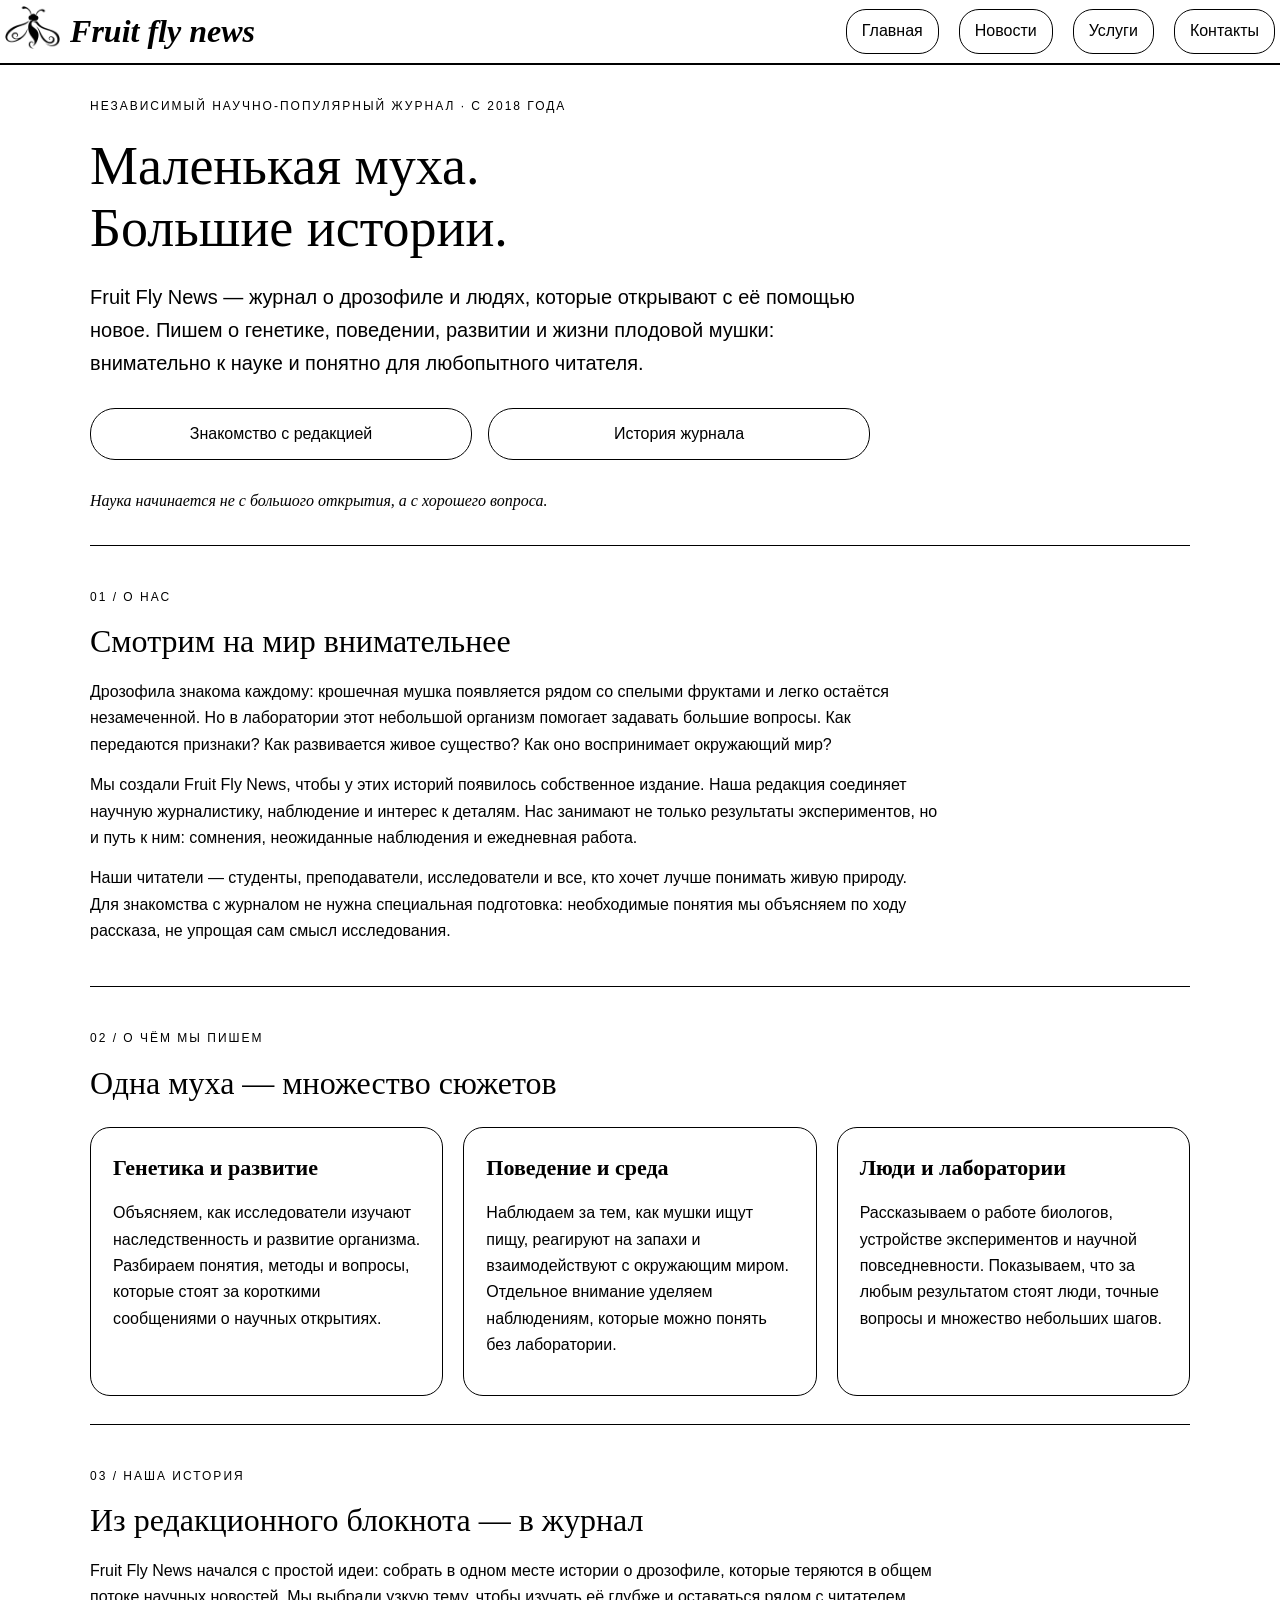
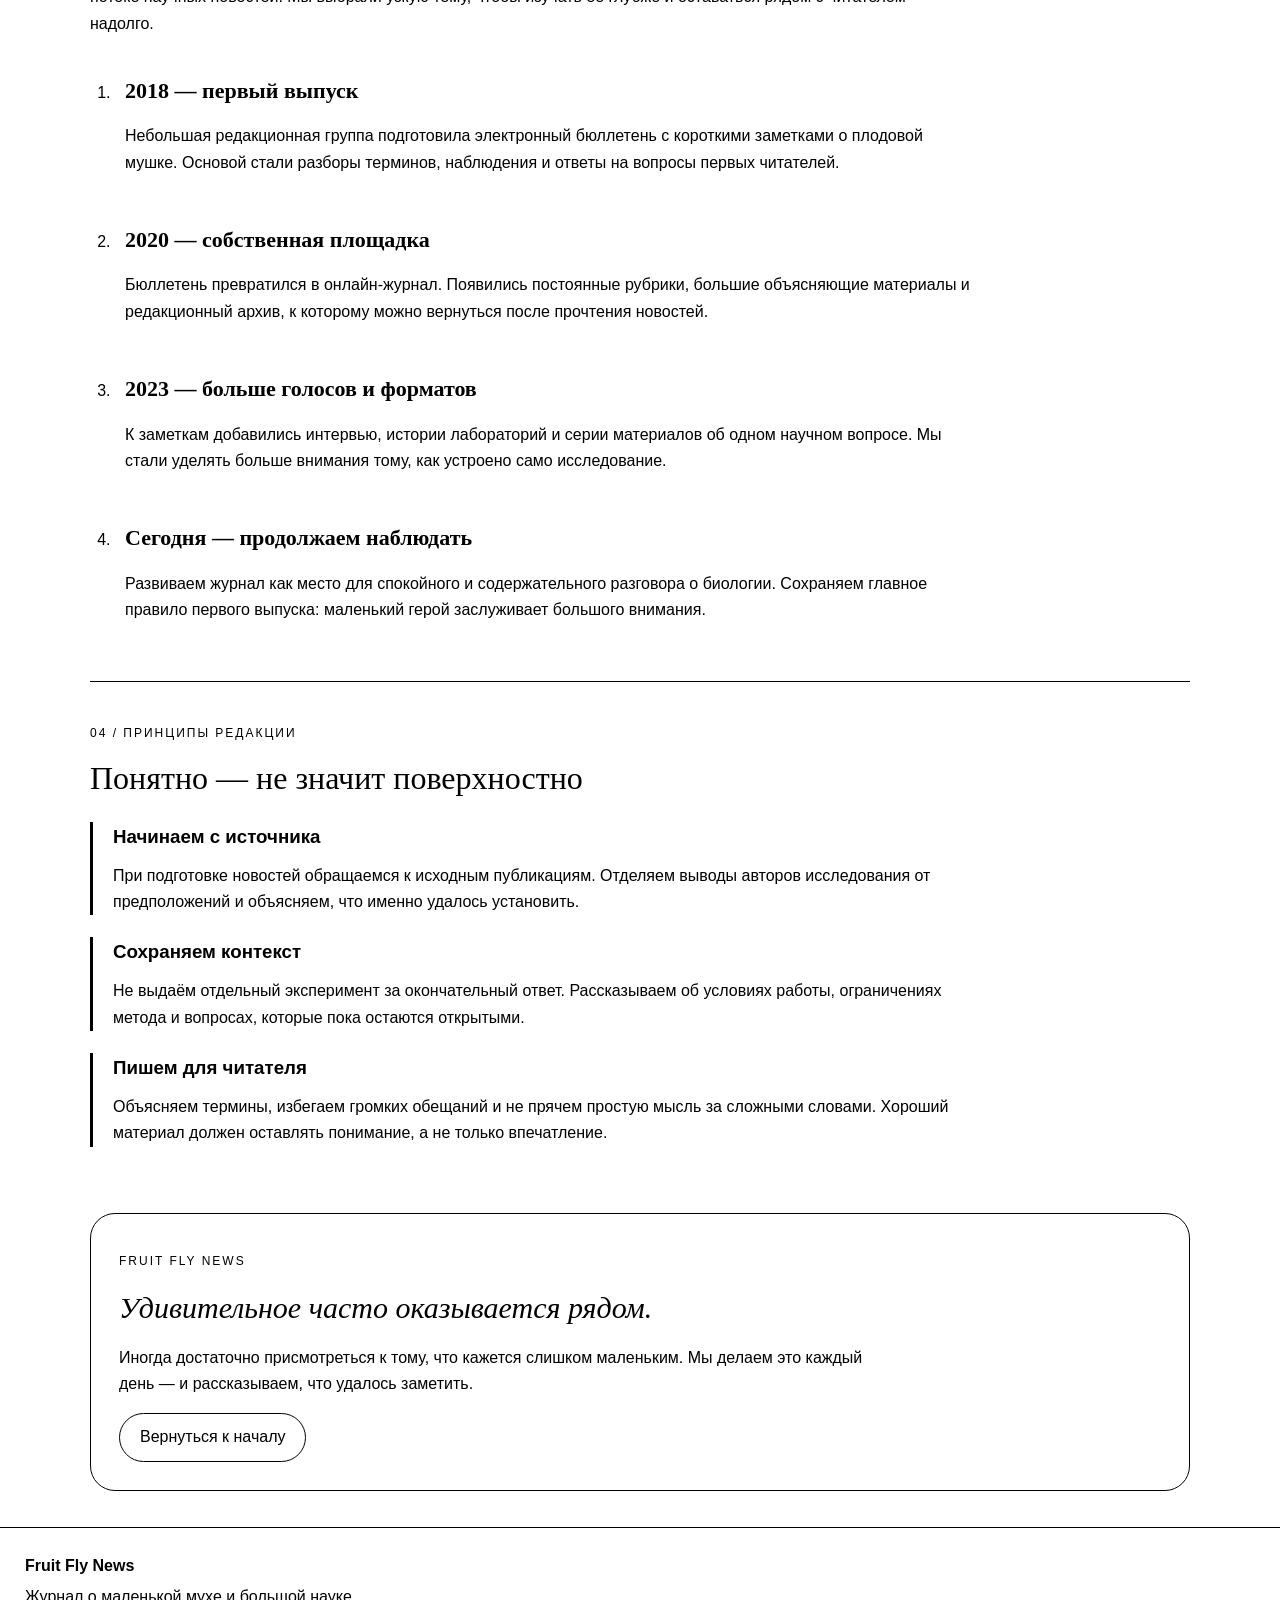
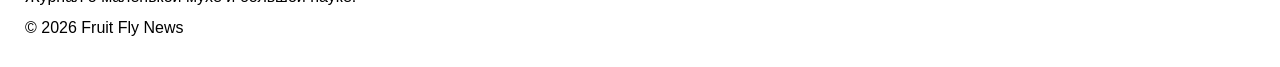
<file: index.html>
<!doctype html>
<html lang="ru">
  <head>
    <meta charset="UTF-8" />
    <meta name="viewport" content="width=device-width, initial-scale=1.0" />
    <title>Fruit Fly News — журнал о маленькой мухе и большой науке</title>
    <link rel="stylesheet" href="style.css" />
  </head>
  <body id="top">
    <header>
      <div class="header-content">
        <a href="index.html">
          <img class="logo" src="resources/logo.png" alt="Логотип" />
        </a>
        <h1>Fruit fly news</h1>
      </div>
      <nav>
        <a href="index.html">Главная</a>
        <a href="news.html">Новости</a>
        <a href="services.html">Услуги</a>
        <a href="contacts.html">Контакты</a>
      </nav>
    </header>
    <main class="home">
      <section class="intro">
        <p class="eyebrow">
          Независимый научно-популярный журнал · с 2018 года
        </p>
        <h2>Маленькая муха.<br />Большие истории.</h2>
        <p class="lead">
          Fruit Fly News — журнал о дрозофиле и людях, которые открывают с её
          помощью новое. Пишем о генетике, поведении, развитии и жизни плодовой
          мушки: внимательно к науке и понятно для любопытного читателя.
        </p>
        <div class="intro-links">
          <a class="outline-link" href="#about">Знакомство с редакцией</a>
          <a class="outline-link" href="#history">История журнала</a>
        </div>
        <p class="intro-note">
          Наука начинается не с большого открытия, а с хорошего вопроса.
        </p>
      </section>

      <section class="chapter" id="about">
        <p class="eyebrow">01 / О нас</p>
        <h2>Смотрим на мир внимательнее</h2>
        <p>
          Дрозофила знакома каждому: крошечная мушка появляется рядом со спелыми
          фруктами и легко остаётся незамеченной. Но в лаборатории этот
          небольшой организм помогает задавать большие вопросы. Как передаются
          признаки? Как развивается живое существо? Как оно воспринимает
          окружающий мир?
        </p>
        <p>
          Мы создали Fruit Fly News, чтобы у этих историй появилось собственное
          издание. Наша редакция соединяет научную журналистику, наблюдение и
          интерес к деталям. Нас занимают не только результаты экспериментов, но
          и путь к ним: сомнения, неожиданные наблюдения и ежедневная работа.
        </p>
        <p>
          Наши читатели — студенты, преподаватели, исследователи и все, кто
          хочет лучше понимать живую природу. Для знакомства с журналом не нужна
          специальная подготовка: необходимые понятия мы объясняем по ходу
          рассказа, не упрощая сам смысл исследования.
        </p>
      </section>

      <section class="chapter" id="topics">
        <p class="eyebrow">02 / О чём мы пишем</p>
        <h2>Одна муха — множество сюжетов</h2>
        <div class="topic-list">
          <article class="topic">
            <h3>Генетика и развитие</h3>
            <p>
              Объясняем, как исследователи изучают наследственность и развитие
              организма. Разбираем понятия, методы и вопросы, которые стоят за
              короткими сообщениями о научных открытиях.
            </p>
          </article>
          <article class="topic">
            <h3>Поведение и среда</h3>
            <p>
              Наблюдаем за тем, как мушки ищут пищу, реагируют на запахи и
              взаимодействуют с окружающим миром. Отдельное внимание уделяем
              наблюдениям, которые можно понять без лаборатории.
            </p>
          </article>
          <article class="topic">
            <h3>Люди и лаборатории</h3>
            <p>
              Рассказываем о работе биологов, устройстве экспериментов и научной
              повседневности. Показываем, что за любым результатом стоят люди,
              точные вопросы и множество небольших шагов.
            </p>
          </article>
        </div>
      </section>

      <section class="chapter" id="history">
        <p class="eyebrow">03 / Наша история</p>
        <h2>Из редакционного блокнота — в журнал</h2>
        <p>
          Fruit Fly News начался с простой идеи: собрать в одном месте истории о
          дрозофиле, которые теряются в общем потоке научных новостей. Мы
          выбрали узкую тему, чтобы изучать её глубже и оставаться рядом с
          читателем надолго.
        </p>
        <ol class="history">
          <li>
            <h3>2018 — первый выпуск</h3>
            <p>
              Небольшая редакционная группа подготовила электронный бюллетень с
              короткими заметками о плодовой мушке. Основой стали разборы
              терминов, наблюдения и ответы на вопросы первых читателей.
            </p>
          </li>
          <li>
            <h3>2020 — собственная площадка</h3>
            <p>
              Бюллетень превратился в онлайн-журнал. Появились постоянные
              рубрики, большие объясняющие материалы и редакционный архив, к
              которому можно вернуться после прочтения новостей.
            </p>
          </li>
          <li>
            <h3>2023 — больше голосов и форматов</h3>
            <p>
              К заметкам добавились интервью, истории лабораторий и серии
              материалов об одном научном вопросе. Мы стали уделять больше
              внимания тому, как устроено само исследование.
            </p>
          </li>
          <li>
            <h3>Сегодня — продолжаем наблюдать</h3>
            <p>
              Развиваем журнал как место для спокойного и содержательного
              разговора о биологии. Сохраняем главное правило первого выпуска:
              маленький герой заслуживает большого внимания.
            </p>
          </li>
        </ol>
      </section>

      <section class="chapter" id="principles">
        <p class="eyebrow">04 / Принципы редакции</p>
        <h2>Понятно — не значит поверхностно</h2>
        <article class="principle">
          <h3>Начинаем с источника</h3>
          <p>
            При подготовке новостей обращаемся к исходным публикациям. Отделяем
            выводы авторов исследования от предположений и объясняем, что именно
            удалось установить.
          </p>
        </article>
        <article class="principle">
          <h3>Сохраняем контекст</h3>
          <p>
            Не выдаём отдельный эксперимент за окончательный ответ. Рассказываем
            об условиях работы, ограничениях метода и вопросах, которые пока
            остаются открытыми.
          </p>
        </article>
        <article class="principle">
          <h3>Пишем для читателя</h3>
          <p>
            Объясняем термины, избегаем громких обещаний и не прячем простую
            мысль за сложными словами. Хороший материал должен оставлять
            понимание, а не только впечатление.
          </p>
        </article>
      </section>

      <section class="closing">
        <p class="eyebrow">Fruit Fly News</p>
        <h2>Удивительное часто оказывается рядом.</h2>
        <p>
          Иногда достаточно присмотреться к тому, что кажется слишком маленьким.
          Мы делаем это каждый день — и рассказываем, что удалось заметить.
        </p>
        <a class="outline-link" href="#top">Вернуться к началу</a>
      </section>
    </main>
    <footer>
      <p><strong>Fruit Fly News</strong></p>
      <p>Журнал о маленькой мухе и большой науке.</p>
      <p>© 2026 Fruit Fly News</p>
    </footer>
  </body>
</html>
</file>
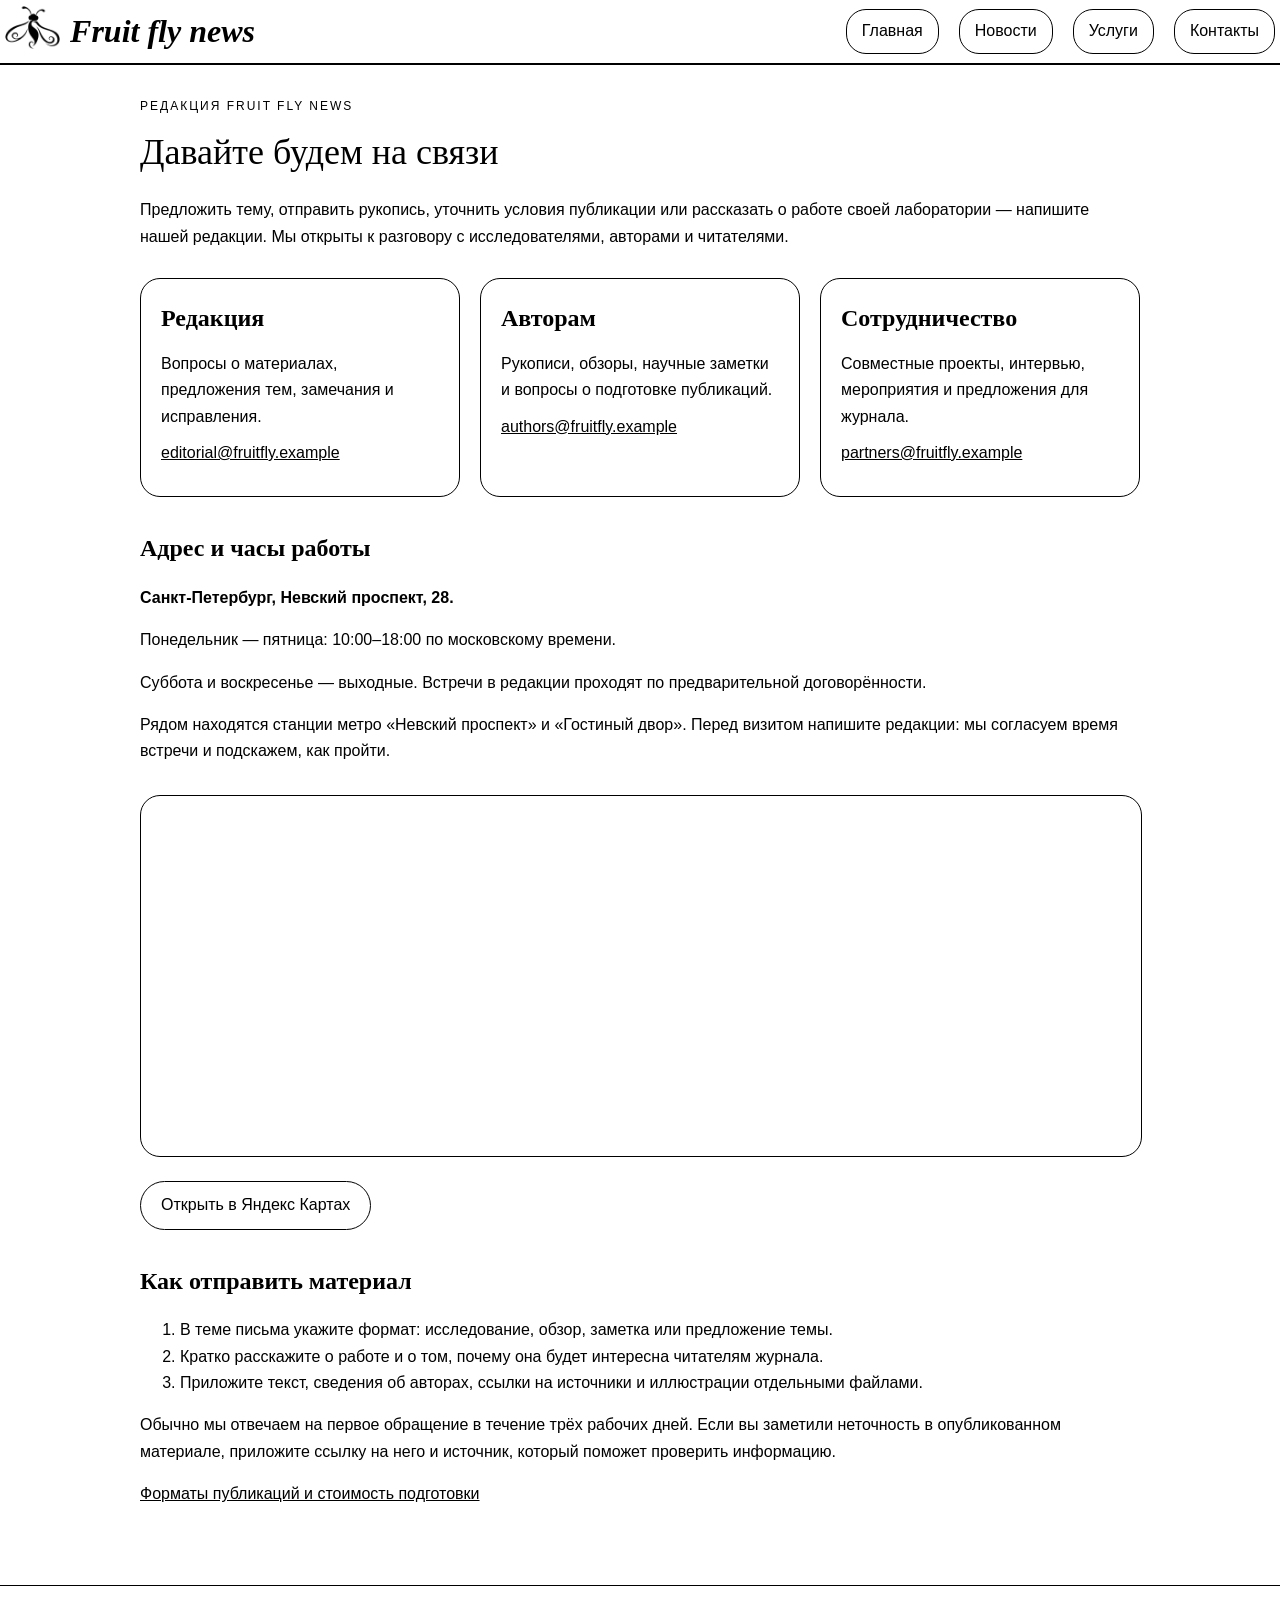
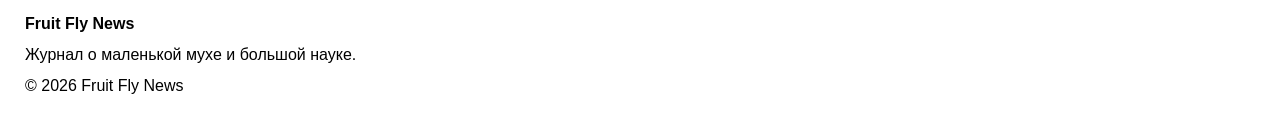
<file: contacts.html>
<!doctype html>
<html lang="ru">
  <head>
    <meta charset="UTF-8" />
    <meta name="viewport" content="width=device-width, initial-scale=1.0" />
    <title>Контакты редакции — Fruit Fly News</title>
    <link rel="stylesheet" href="style.css" />
  </head>
  <body id="top">
    <header>
      <div class="header-content">
        <a href="index.html">
          <img class="logo" src="resources/logo.png" alt="Логотип" />
        </a>
        <h1>Fruit fly news</h1>
      </div>
      <nav>
        <a href="index.html">Главная</a>
        <a href="news.html">Новости</a>
        <a href="services.html">Услуги</a>
        <a href="contacts.html">Контакты</a>
      </nav>
    </header>
    <main class="reading-page">
      <p class="eyebrow">Редакция Fruit Fly News</p>
      <h2>Давайте будем на связи</h2>
      <p>
        Предложить тему, отправить рукопись, уточнить условия публикации
        или рассказать о работе своей лаборатории — напишите нашей редакции.
        Мы открыты к разговору с исследователями, авторами и читателями.
      </p>

      <div class="contact-list">
        <section class="contact-card">
          <h3>Редакция</h3>
          <p>Вопросы о материалах, предложения тем, замечания и исправления.</p>
          <p><a href="mailto:editorial@fruitfly.example">editorial@fruitfly.example</a></p>
        </section>
        <section class="contact-card">
          <h3>Авторам</h3>
          <p>Рукописи, обзоры, научные заметки и вопросы о подготовке публикаций.</p>
          <p><a href="mailto:authors@fruitfly.example">authors@fruitfly.example</a></p>
        </section>
        <section class="contact-card">
          <h3>Сотрудничество</h3>
          <p>Совместные проекты, интервью, мероприятия и предложения для журнала.</p>
          <p><a href="mailto:partners@fruitfly.example">partners@fruitfly.example</a></p>
        </section>
      </div>

      <section class="contact-office">
        <h3>Адрес и часы работы</h3>
        <p><strong>Санкт-Петербург, Невский проспект, 28.</strong></p>
        <p>Понедельник — пятница: 10:00–18:00 по московскому времени.</p>
        <p>Суббота и воскресенье — выходные. Встречи в редакции проходят по предварительной договорённости.</p>
        <p>
          Рядом находятся станции метро «Невский проспект» и «Гостиный двор».
          Перед визитом напишите редакции: мы согласуем время встречи
          и подскажем, как пройти.
        </p>
        <iframe
          class="editorial-map"
          title="Яндекс Карта: Санкт-Петербург, Невский проспект, 28"
          src="https://yandex.ru/map-widget/v1/?ll=30.32583%2C59.935764&amp;z=16&amp;pt=30.32583%2C59.935764%2Cpm2rdm&amp;lang=ru_RU"
          loading="lazy"
        ></iframe>
        <p>
          <a class="outline-link" href="https://yandex.ru/maps/?ll=30.32583%2C59.935764&amp;z=16&amp;pt=30.32583%2C59.935764%2Cpm2rdm">Открыть в Яндекс Картах</a>
        </p>
      </section>

      <section class="contact-office">
        <h3>Как отправить материал</h3>
        <ol>
          <li>В теме письма укажите формат: исследование, обзор, заметка или предложение темы.</li>
          <li>Кратко расскажите о работе и о том, почему она будет интересна читателям журнала.</li>
          <li>Приложите текст, сведения об авторах, ссылки на источники и иллюстрации отдельными файлами.</li>
        </ol>
        <p>
          Обычно мы отвечаем на первое обращение в течение трёх рабочих дней.
          Если вы заметили неточность в опубликованном материале, приложите ссылку
          на него и источник, который поможет проверить информацию.
        </p>
        <p><a href="services.html">Форматы публикаций и стоимость подготовки</a></p>
      </section>
    </main>
    <footer>
      <p><strong>Fruit Fly News</strong></p>
      <p>Журнал о маленькой мухе и большой науке.</p>
      <p>© 2026 Fruit Fly News</p>
    </footer>
  </body>
</html>
</file>
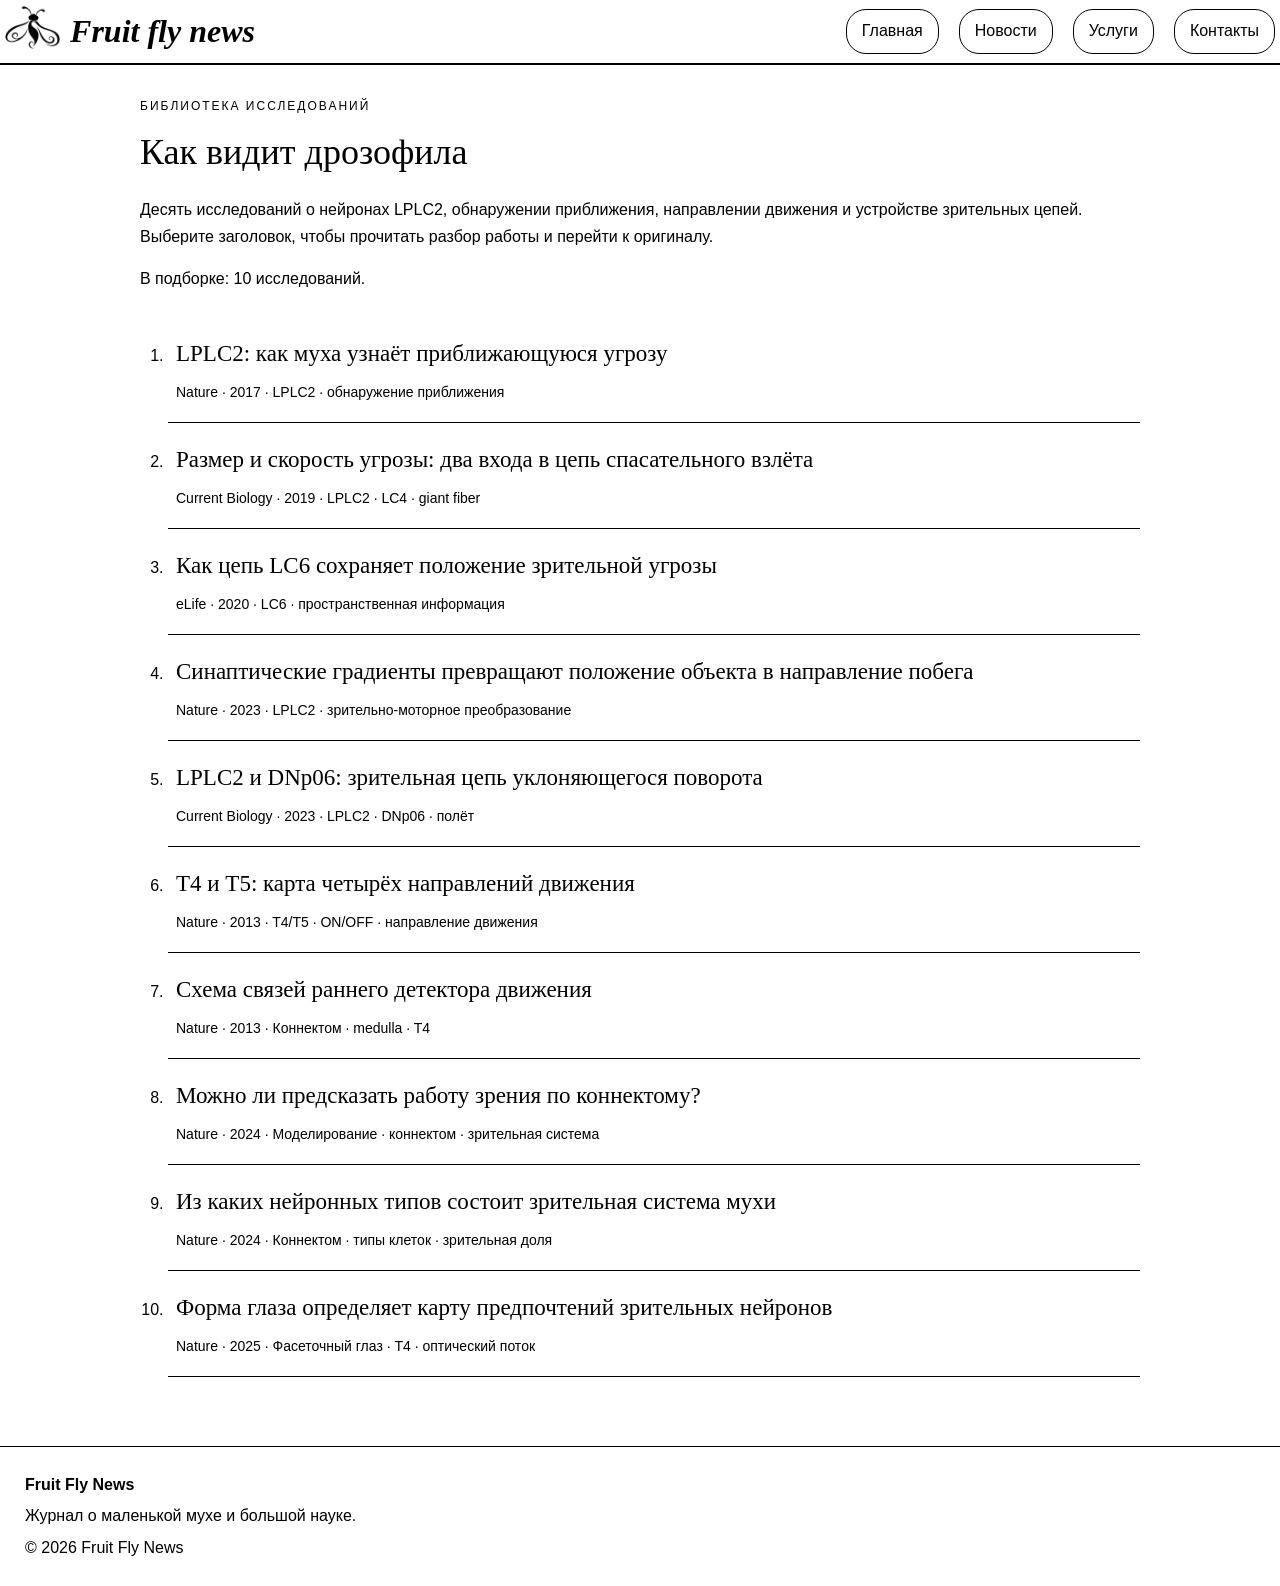
<file: news.html>
<!doctype html>
<html lang="ru">
  <head>
    <meta charset="UTF-8" />
    <meta name="viewport" content="width=device-width, initial-scale=1.0" />
    <title>Научные статьи — Fruit Fly News</title>
    <link rel="stylesheet" href="style.css" />
  </head>
  <body id="top">
    <header>
      <div class="header-content">
        <a href="index.html">
          <img class="logo" src="resources/logo.png" alt="Логотип" />
        </a>
        <h1>Fruit fly news</h1>
      </div>
      <nav>
        <a href="index.html">Главная</a>
        <a href="news.html">Новости</a>
        <a href="services.html">Услуги</a>
        <a href="contacts.html">Контакты</a>
      </nav>
    </header>
    <main class="reading-page">
      <p class="eyebrow">Библиотека исследований</p>
      <h2>Как видит дрозофила</h2>
      <p>
        Десять исследований о нейронах LPLC2, обнаружении приближения,
        направлении движения и устройстве зрительных цепей.
        Выберите заголовок, чтобы прочитать разбор работы и перейти к оригиналу.
      </p>
      <p>В подборке: 10 исследований.</p>
      <ol class="paper-list">
        <li>
          <a href="articles/lplc2-looming.html">LPLC2: как муха узнаёт приближающуюся угрозу</a>
          <p>Nature · 2017 · LPLC2 · обнаружение приближения</p>
        </li>
        <li>
          <a href="articles/lplc2-size.html">Размер и скорость угрозы: два входа в цепь спасательного взлёта</a>
          <p>Current Biology · 2019 · LPLC2 · LC4 · giant fiber</p>
        </li>
        <li>
          <a href="articles/lc6-space.html">Как цепь LC6 сохраняет положение зрительной угрозы</a>
          <p>eLife · 2020 · LC6 · пространственная информация</p>
        </li>
        <li>
          <a href="articles/synaptic-gradients.html">Синаптические градиенты превращают положение объекта в направление побега</a>
          <p>Nature · 2023 · LPLC2 · зрительно-моторное преобразование</p>
        </li>
        <li>
          <a href="articles/lplc2-turns.html">LPLC2 и DNp06: зрительная цепь уклоняющегося поворота</a>
          <p>Current Biology · 2023 · LPLC2 · DNp06 · полёт</p>
        </li>
        <li>
          <a href="articles/t4-t5-directions.html">T4 и T5: карта четырёх направлений движения</a>
          <p>Nature · 2013 · T4/T5 · ON/OFF · направление движения</p>
        </li>
        <li>
          <a href="articles/motion-connectome.html">Схема связей раннего детектора движения</a>
          <p>Nature · 2013 · Коннектом · medulla · T4</p>
        </li>
        <li>
          <a href="articles/connectome-model.html">Можно ли предсказать работу зрения по коннектому?</a>
          <p>Nature · 2024 · Моделирование · коннектом · зрительная система</p>
        </li>
        <li>
          <a href="articles/visual-parts.html">Из каких нейронных типов состоит зрительная система мухи</a>
          <p>Nature · 2024 · Коннектом · типы клеток · зрительная доля</p>
        </li>
        <li>
          <a href="articles/eye-geometry.html">Форма глаза определяет карту предпочтений зрительных нейронов</a>
          <p>Nature · 2025 · Фасеточный глаз · T4 · оптический поток</p>
        </li>
      </ol>
    </main>
    <footer>
      <p><strong>Fruit Fly News</strong></p>
      <p>Журнал о маленькой мухе и большой науке.</p>
      <p>© 2026 Fruit Fly News</p>
    </footer>
  </body>
</html>
</file>
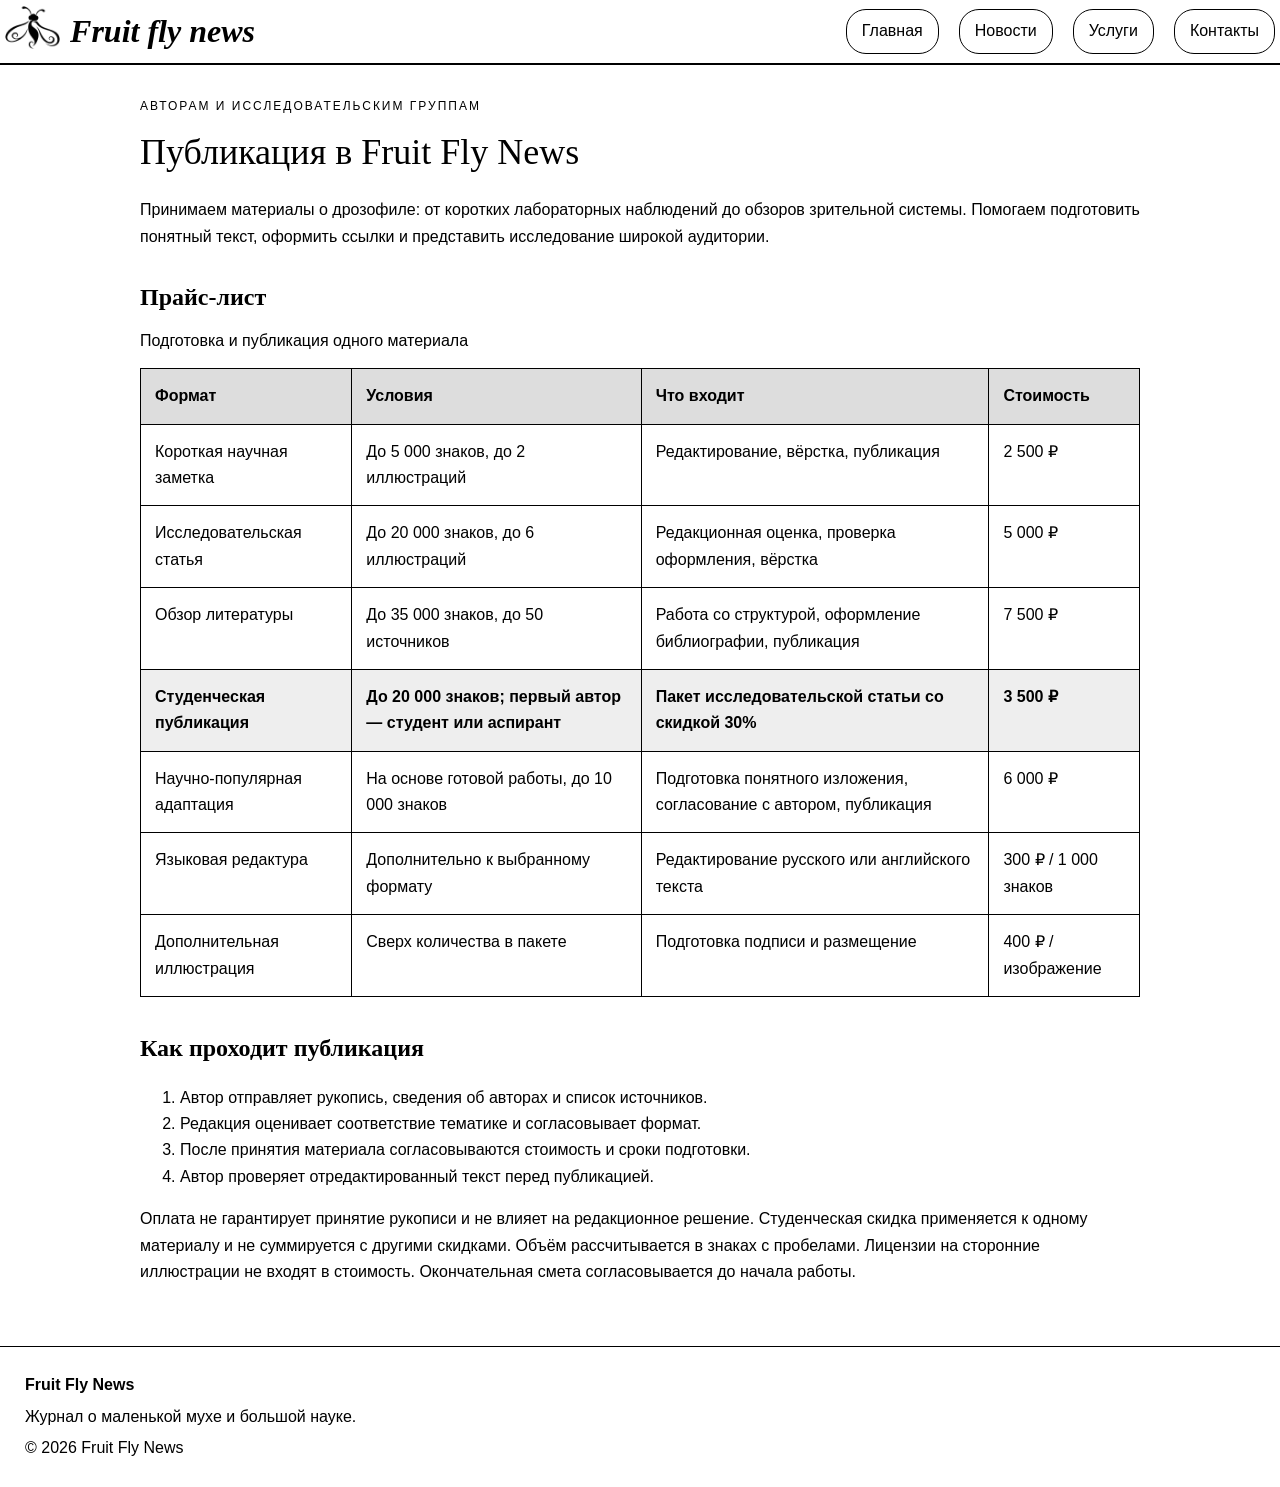
<file: services.html>
<!doctype html>
<html lang="ru">
  <head>
    <meta charset="UTF-8" />
    <meta name="viewport" content="width=device-width, initial-scale=1.0" />
    <title>Публикация в журнале — Fruit Fly News</title>
    <link rel="stylesheet" href="style.css" />
  </head>
  <body id="top">
    <header>
      <div class="header-content">
        <a href="index.html">
          <img class="logo" src="resources/logo.png" alt="Логотип" />
        </a>
        <h1>Fruit fly news</h1>
      </div>
      <nav>
        <a href="index.html">Главная</a>
        <a href="news.html">Новости</a>
        <a href="services.html">Услуги</a>
        <a href="contacts.html">Контакты</a>
      </nav>
    </header>
    <main class="reading-page">
      <p class="eyebrow">Авторам и исследовательским группам</p>
      <h2>Публикация в Fruit Fly News</h2>
      <p>
        Принимаем материалы о дрозофиле: от коротких лабораторных наблюдений
        до обзоров зрительной системы. Помогаем подготовить понятный текст,
        оформить ссылки и представить исследование широкой аудитории.
      </p>
      <section>
        <h3>Прайс-лист</h3>
        <div class="price-scroll">
          <table>
            <caption>Подготовка и публикация одного материала</caption>
            <thead>
              <tr>
                <th>Формат</th>
                <th>Условия</th>
                <th>Что входит</th>
                <th>Стоимость</th>
              </tr>
            </thead>
            <tbody>
              <tr>
                <td>Короткая научная заметка</td>
                <td>До 5 000 знаков, до 2 иллюстраций</td>
                <td>Редактирование, вёрстка, публикация</td>
                <td>2 500 ₽</td>
              </tr>
              <tr>
                <td>Исследовательская статья</td>
                <td>До 20 000 знаков, до 6 иллюстраций</td>
                <td>Редакционная оценка, проверка оформления, вёрстка</td>
                <td>5 000 ₽</td>
              </tr>
              <tr>
                <td>Обзор литературы</td>
                <td>До 35 000 знаков, до 50 источников</td>
                <td>Работа со структурой, оформление библиографии, публикация</td>
                <td>7 500 ₽</td>
              </tr>
              <tr class="student-price">
                <td>Студенческая публикация</td>
                <td>До 20 000 знаков; первый автор — студент или аспирант</td>
                <td>Пакет исследовательской статьи со скидкой 30%</td>
                <td>3 500 ₽</td>
              </tr>
              <tr>
                <td>Научно-популярная адаптация</td>
                <td>На основе готовой работы, до 10 000 знаков</td>
                <td>Подготовка понятного изложения, согласование с автором, публикация</td>
                <td>6 000 ₽</td>
              </tr>
              <tr>
                <td>Языковая редактура</td>
                <td>Дополнительно к выбранному формату</td>
                <td>Редактирование русского или английского текста</td>
                <td>300 ₽ / 1 000 знаков</td>
              </tr>
              <tr>
                <td>Дополнительная иллюстрация</td>
                <td>Сверх количества в пакете</td>
                <td>Подготовка подписи и размещение</td>
                <td>400 ₽ / изображение</td>
              </tr>
            </tbody>
          </table>
        </div>
      </section>
      <section class="service-terms">
        <h3>Как проходит публикация</h3>
        <ol>
          <li>Автор отправляет рукопись, сведения об авторах и список источников.</li>
          <li>Редакция оценивает соответствие тематике и согласовывает формат.</li>
          <li>После принятия материала согласовываются стоимость и сроки подготовки.</li>
          <li>Автор проверяет отредактированный текст перед публикацией.</li>
        </ol>
        <p>
          Оплата не гарантирует принятие рукописи и не влияет на редакционное решение.
          Студенческая скидка применяется к одному материалу и не суммируется с другими скидками.
          Объём рассчитывается в знаках с пробелами. Лицензии на сторонние иллюстрации
          не входят в стоимость. Окончательная смета согласовывается до начала работы.
        </p>
      </section>
    </main>
    <footer>
      <p><strong>Fruit Fly News</strong></p>
      <p>Журнал о маленькой мухе и большой науке.</p>
      <p>© 2026 Fruit Fly News</p>
    </footer>
  </body>
</html>
</file>
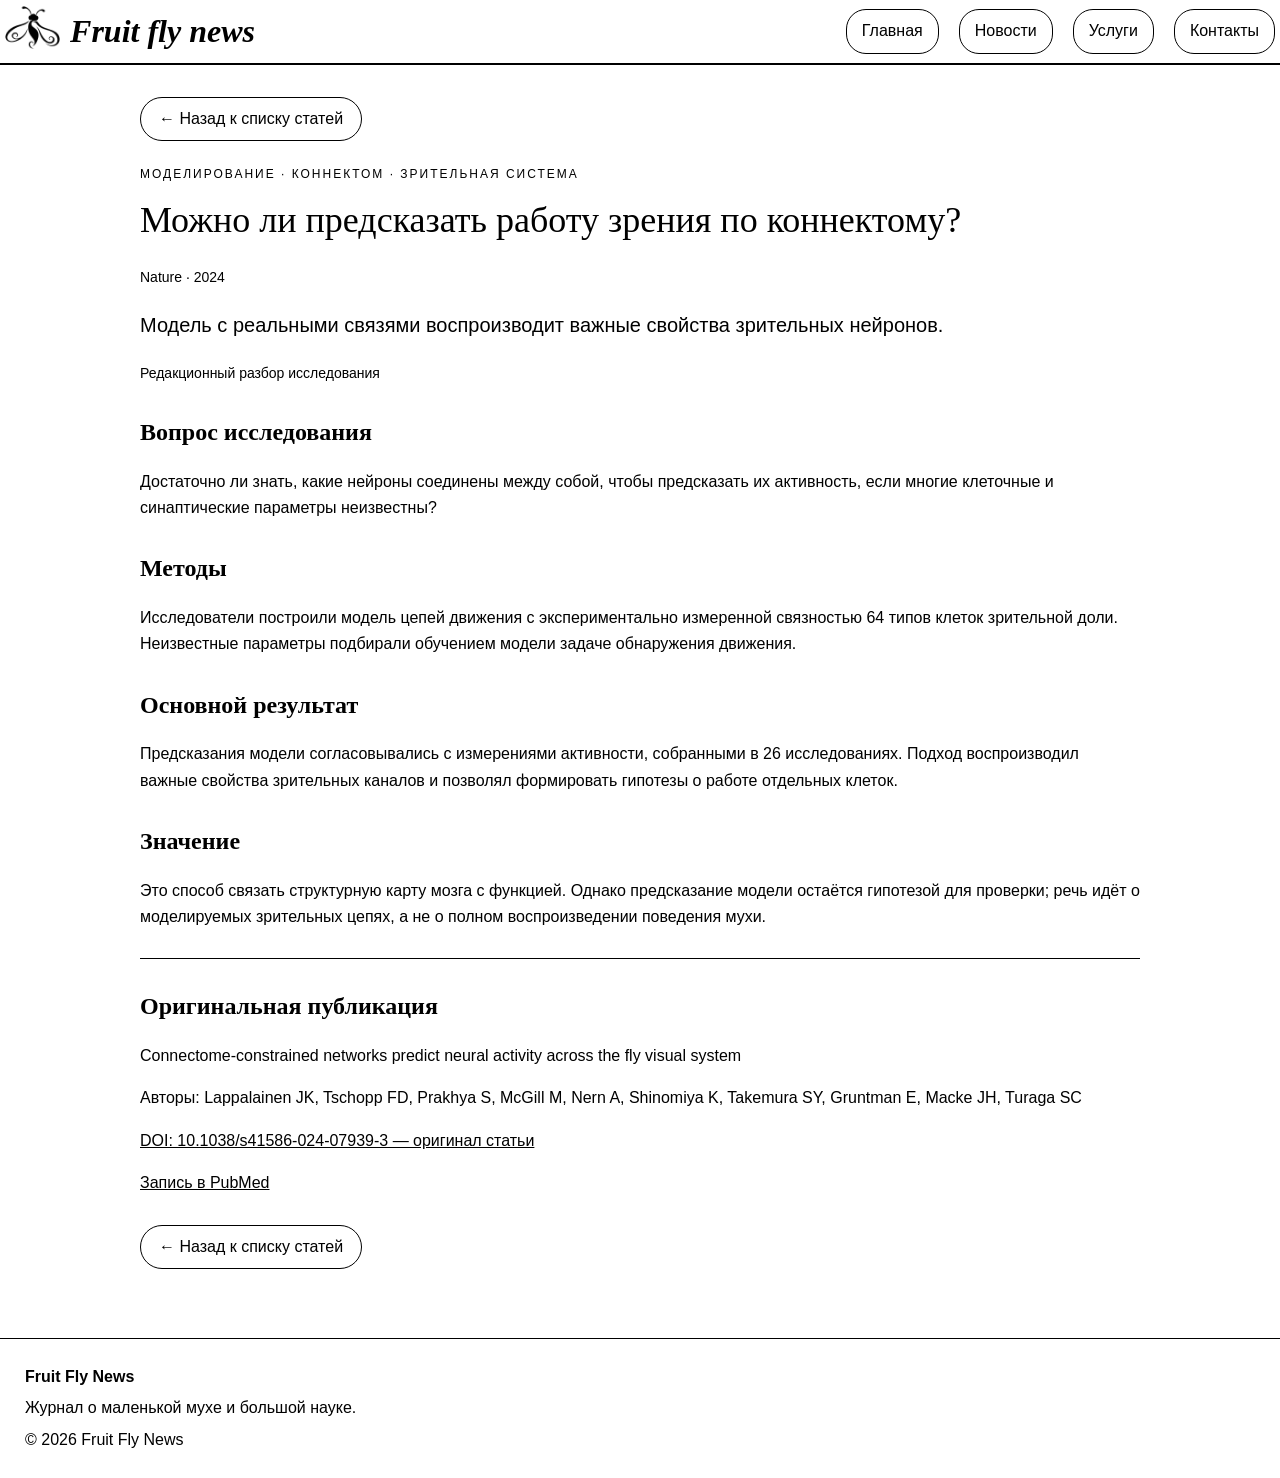
<file: articles/connectome-model.html>
<!doctype html>
<html lang="ru">
  <head>
    <meta charset="UTF-8" />
    <meta name="viewport" content="width=device-width, initial-scale=1.0" />
    <title>Можно ли предсказать работу зрения по коннектому? — Fruit Fly News</title>
    <link rel="stylesheet" href="../style.css" />
  </head>
  <body id="top">
    <header>
      <div class="header-content">
        <a href="../index.html">
          <img class="logo" src="../resources/logo.png" alt="Логотип" />
        </a>
        <h1>Fruit fly news</h1>
      </div>
      <nav>
        <a href="../index.html">Главная</a>
        <a href="../news.html">Новости</a>
        <a href="../services.html">Услуги</a>
        <a href="../contacts.html">Контакты</a>
      </nav>
    </header>
    <main class="reading-page">
      <a class="back-link" href="../news.html">← Назад к списку статей</a>
      <article>
        <p class="eyebrow">Моделирование · коннектом · зрительная система</p>
        <h2>Можно ли предсказать работу зрения по коннектому?</h2>
        <p class="paper-meta">Nature · 2024</p>
        <p class="paper-summary">Модель с реальными связями воспроизводит важные свойства зрительных нейронов.</p>
        <p class="paper-meta">Редакционный разбор исследования</p>
        <section>
          <h3>Вопрос исследования</h3>
          <p>Достаточно ли знать, какие нейроны соединены между собой, чтобы предсказать их активность, если многие клеточные и синаптические параметры неизвестны?</p>
        </section>
        <section>
          <h3>Методы</h3>
          <p>Исследователи построили модель цепей движения с экспериментально измеренной связностью 64 типов клеток зрительной доли. Неизвестные параметры подбирали обучением модели задаче обнаружения движения.</p>
        </section>
        <section>
          <h3>Основной результат</h3>
          <p>Предсказания модели согласовывались с измерениями активности, собранными в 26 исследованиях. Подход воспроизводил важные свойства зрительных каналов и позволял формировать гипотезы о работе отдельных клеток.</p>
        </section>
        <section>
          <h3>Значение</h3>
          <p>Это способ связать структурную карту мозга с функцией. Однако предсказание модели остаётся гипотезой для проверки; речь идёт о моделируемых зрительных цепях, а не о полном воспроизведении поведения мухи.</p>
        </section>
        <section class="paper-source">
          <h3>Оригинальная публикация</h3>
          <p>Connectome-constrained networks predict neural activity across the fly visual system</p>
          <p>Авторы: Lappalainen JK, Tschopp FD, Prakhya S, McGill M, Nern A, Shinomiya K, Takemura SY, Gruntman E, Macke JH, Turaga SC</p>
          <p><a href="https://doi.org/10.1038/s41586-024-07939-3">DOI: 10.1038/s41586-024-07939-3 — оригинал статьи</a></p>
          <p><a href="https://pubmed.ncbi.nlm.nih.gov/39261740/">Запись в PubMed</a></p>
        </section>
      </article>
      <a class="back-link" href="../news.html">← Назад к списку статей</a>
    </main>
    <footer>
      <p><strong>Fruit Fly News</strong></p>
      <p>Журнал о маленькой мухе и большой науке.</p>
      <p>© 2026 Fruit Fly News</p>
    </footer>
  </body>
</html>
</file>
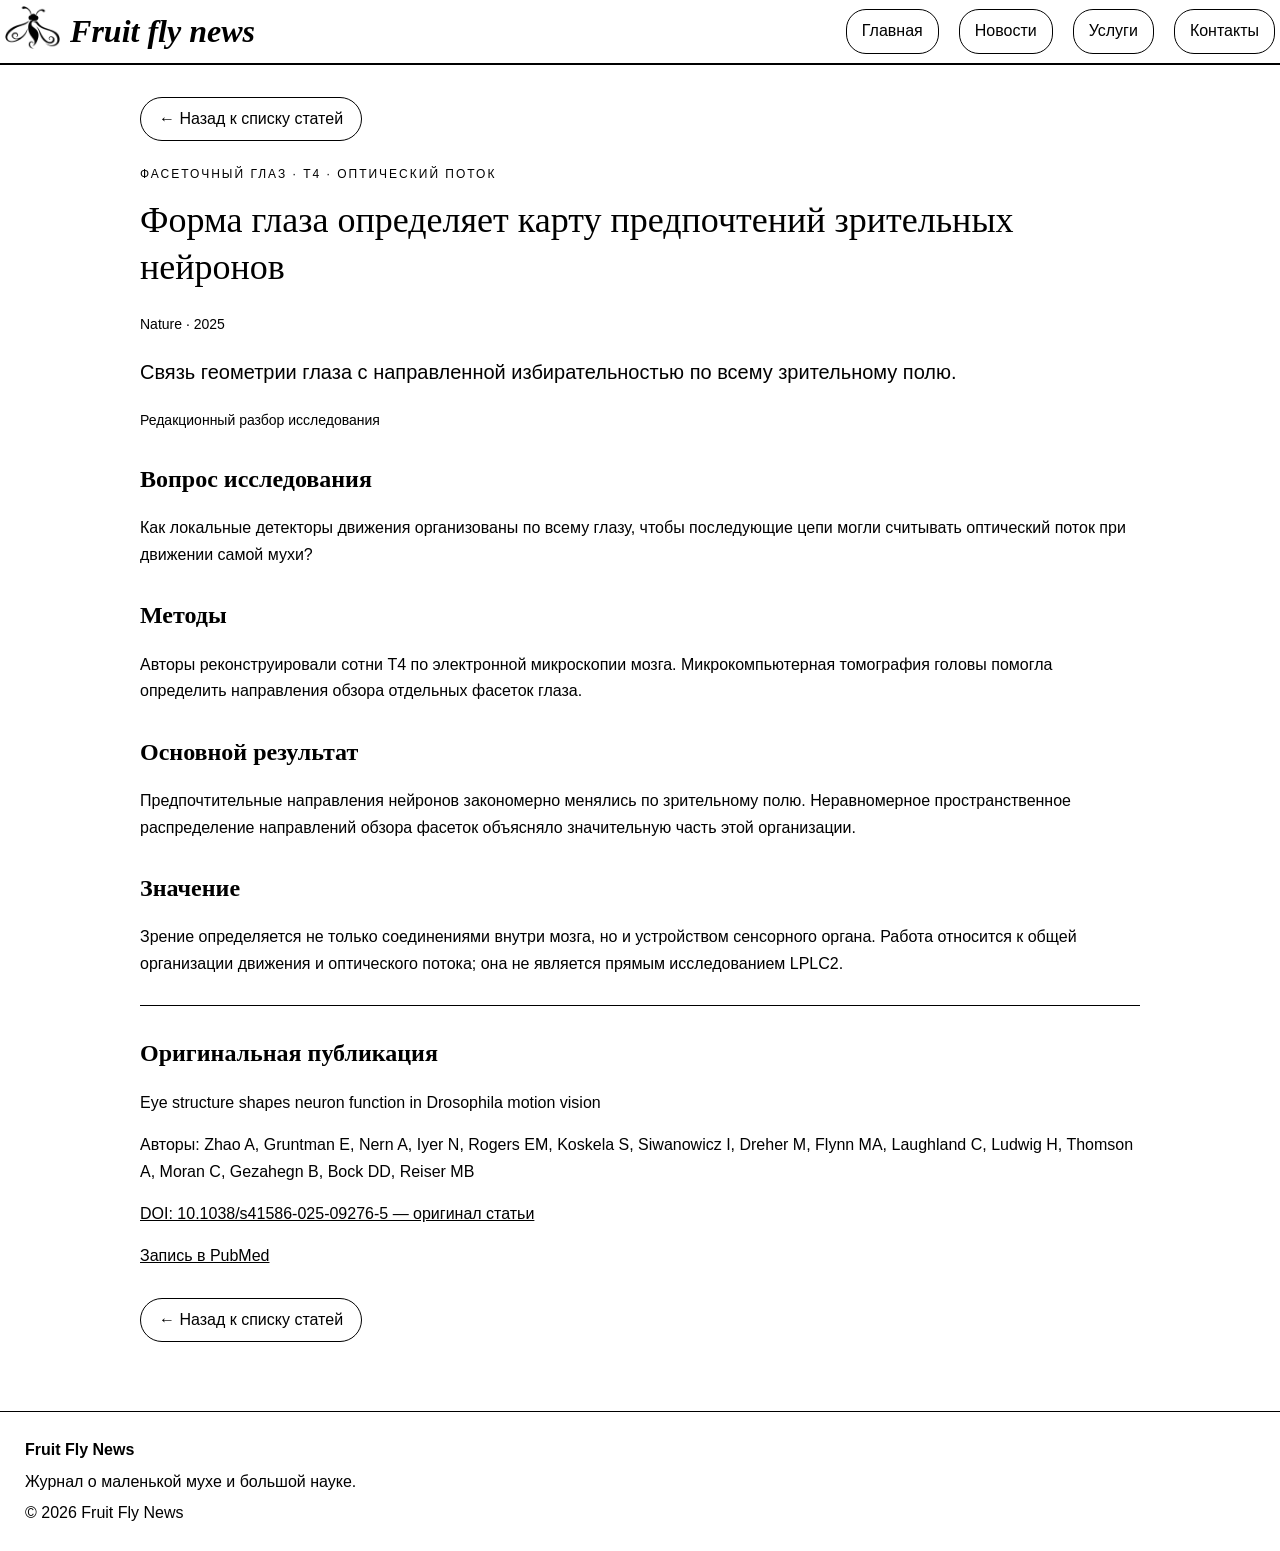
<file: articles/eye-geometry.html>
<!doctype html>
<html lang="ru">
  <head>
    <meta charset="UTF-8" />
    <meta name="viewport" content="width=device-width, initial-scale=1.0" />
    <title>Форма глаза определяет карту предпочтений зрительных нейронов — Fruit Fly News</title>
    <link rel="stylesheet" href="../style.css" />
  </head>
  <body id="top">
    <header>
      <div class="header-content">
        <a href="../index.html">
          <img class="logo" src="../resources/logo.png" alt="Логотип" />
        </a>
        <h1>Fruit fly news</h1>
      </div>
      <nav>
        <a href="../index.html">Главная</a>
        <a href="../news.html">Новости</a>
        <a href="../services.html">Услуги</a>
        <a href="../contacts.html">Контакты</a>
      </nav>
    </header>
    <main class="reading-page">
      <a class="back-link" href="../news.html">← Назад к списку статей</a>
      <article>
        <p class="eyebrow">Фасеточный глаз · T4 · оптический поток</p>
        <h2>Форма глаза определяет карту предпочтений зрительных нейронов</h2>
        <p class="paper-meta">Nature · 2025</p>
        <p class="paper-summary">Связь геометрии глаза с направленной избирательностью по всему зрительному полю.</p>
        <p class="paper-meta">Редакционный разбор исследования</p>
        <section>
          <h3>Вопрос исследования</h3>
          <p>Как локальные детекторы движения организованы по всему глазу, чтобы последующие цепи могли считывать оптический поток при движении самой мухи?</p>
        </section>
        <section>
          <h3>Методы</h3>
          <p>Авторы реконструировали сотни T4 по электронной микроскопии мозга. Микрокомпьютерная томография головы помогла определить направления обзора отдельных фасеток глаза.</p>
        </section>
        <section>
          <h3>Основной результат</h3>
          <p>Предпочтительные направления нейронов закономерно менялись по зрительному полю. Неравномерное пространственное распределение направлений обзора фасеток объясняло значительную часть этой организации.</p>
        </section>
        <section>
          <h3>Значение</h3>
          <p>Зрение определяется не только соединениями внутри мозга, но и устройством сенсорного органа. Работа относится к общей организации движения и оптического потока; она не является прямым исследованием LPLC2.</p>
        </section>
        <section class="paper-source">
          <h3>Оригинальная публикация</h3>
          <p>Eye structure shapes neuron function in Drosophila motion vision</p>
          <p>Авторы: Zhao A, Gruntman E, Nern A, Iyer N, Rogers EM, Koskela S, Siwanowicz I, Dreher M, Flynn MA, Laughland C, Ludwig H, Thomson A, Moran C, Gezahegn B, Bock DD, Reiser MB</p>
          <p><a href="https://doi.org/10.1038/s41586-025-09276-5">DOI: 10.1038/s41586-025-09276-5 — оригинал статьи</a></p>
          <p><a href="https://pubmed.ncbi.nlm.nih.gov/40702177/">Запись в PubMed</a></p>
        </section>
      </article>
      <a class="back-link" href="../news.html">← Назад к списку статей</a>
    </main>
    <footer>
      <p><strong>Fruit Fly News</strong></p>
      <p>Журнал о маленькой мухе и большой науке.</p>
      <p>© 2026 Fruit Fly News</p>
    </footer>
  </body>
</html>
</file>
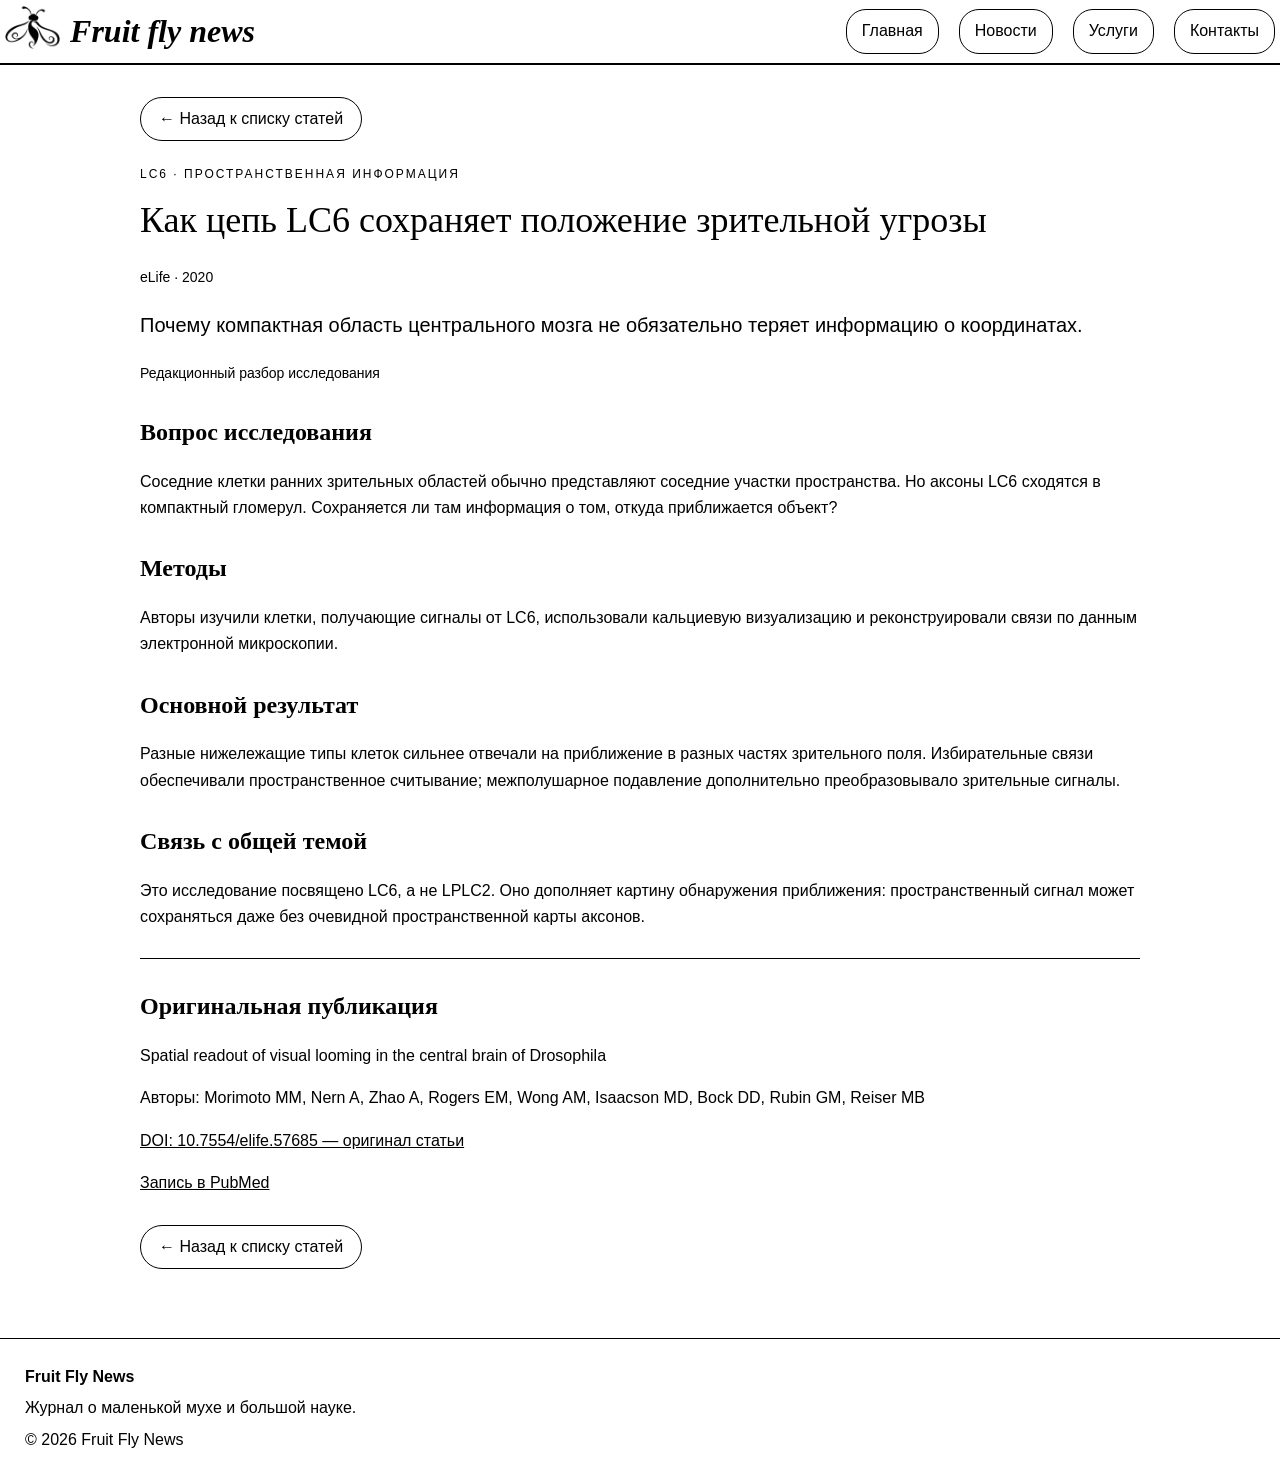
<file: articles/lc6-space.html>
<!doctype html>
<html lang="ru">
  <head>
    <meta charset="UTF-8" />
    <meta name="viewport" content="width=device-width, initial-scale=1.0" />
    <title>Как цепь LC6 сохраняет положение зрительной угрозы — Fruit Fly News</title>
    <link rel="stylesheet" href="../style.css" />
  </head>
  <body id="top">
    <header>
      <div class="header-content">
        <a href="../index.html">
          <img class="logo" src="../resources/logo.png" alt="Логотип" />
        </a>
        <h1>Fruit fly news</h1>
      </div>
      <nav>
        <a href="../index.html">Главная</a>
        <a href="../news.html">Новости</a>
        <a href="../services.html">Услуги</a>
        <a href="../contacts.html">Контакты</a>
      </nav>
    </header>
    <main class="reading-page">
      <a class="back-link" href="../news.html">← Назад к списку статей</a>
      <article>
        <p class="eyebrow">LC6 · пространственная информация</p>
        <h2>Как цепь LC6 сохраняет положение зрительной угрозы</h2>
        <p class="paper-meta">eLife · 2020</p>
        <p class="paper-summary">Почему компактная область центрального мозга не обязательно теряет информацию о координатах.</p>
        <p class="paper-meta">Редакционный разбор исследования</p>
        <section>
          <h3>Вопрос исследования</h3>
          <p>Соседние клетки ранних зрительных областей обычно представляют соседние участки пространства. Но аксоны LC6 сходятся в компактный гломерул. Сохраняется ли там информация о том, откуда приближается объект?</p>
        </section>
        <section>
          <h3>Методы</h3>
          <p>Авторы изучили клетки, получающие сигналы от LC6, использовали кальциевую визуализацию и реконструировали связи по данным электронной микроскопии.</p>
        </section>
        <section>
          <h3>Основной результат</h3>
          <p>Разные нижележащие типы клеток сильнее отвечали на приближение в разных частях зрительного поля. Избирательные связи обеспечивали пространственное считывание; межполушарное подавление дополнительно преобразовывало зрительные сигналы.</p>
        </section>
        <section>
          <h3>Связь с общей темой</h3>
          <p>Это исследование посвящено LC6, а не LPLC2. Оно дополняет картину обнаружения приближения: пространственный сигнал может сохраняться даже без очевидной пространственной карты аксонов.</p>
        </section>
        <section class="paper-source">
          <h3>Оригинальная публикация</h3>
          <p>Spatial readout of visual looming in the central brain of Drosophila</p>
          <p>Авторы: Morimoto MM, Nern A, Zhao A, Rogers EM, Wong AM, Isaacson MD, Bock DD, Rubin GM, Reiser MB</p>
          <p><a href="https://doi.org/10.7554/elife.57685">DOI: 10.7554/elife.57685 — оригинал статьи</a></p>
          <p><a href="https://pubmed.ncbi.nlm.nih.gov/33205753/">Запись в PubMed</a></p>
        </section>
      </article>
      <a class="back-link" href="../news.html">← Назад к списку статей</a>
    </main>
    <footer>
      <p><strong>Fruit Fly News</strong></p>
      <p>Журнал о маленькой мухе и большой науке.</p>
      <p>© 2026 Fruit Fly News</p>
    </footer>
  </body>
</html>
</file>
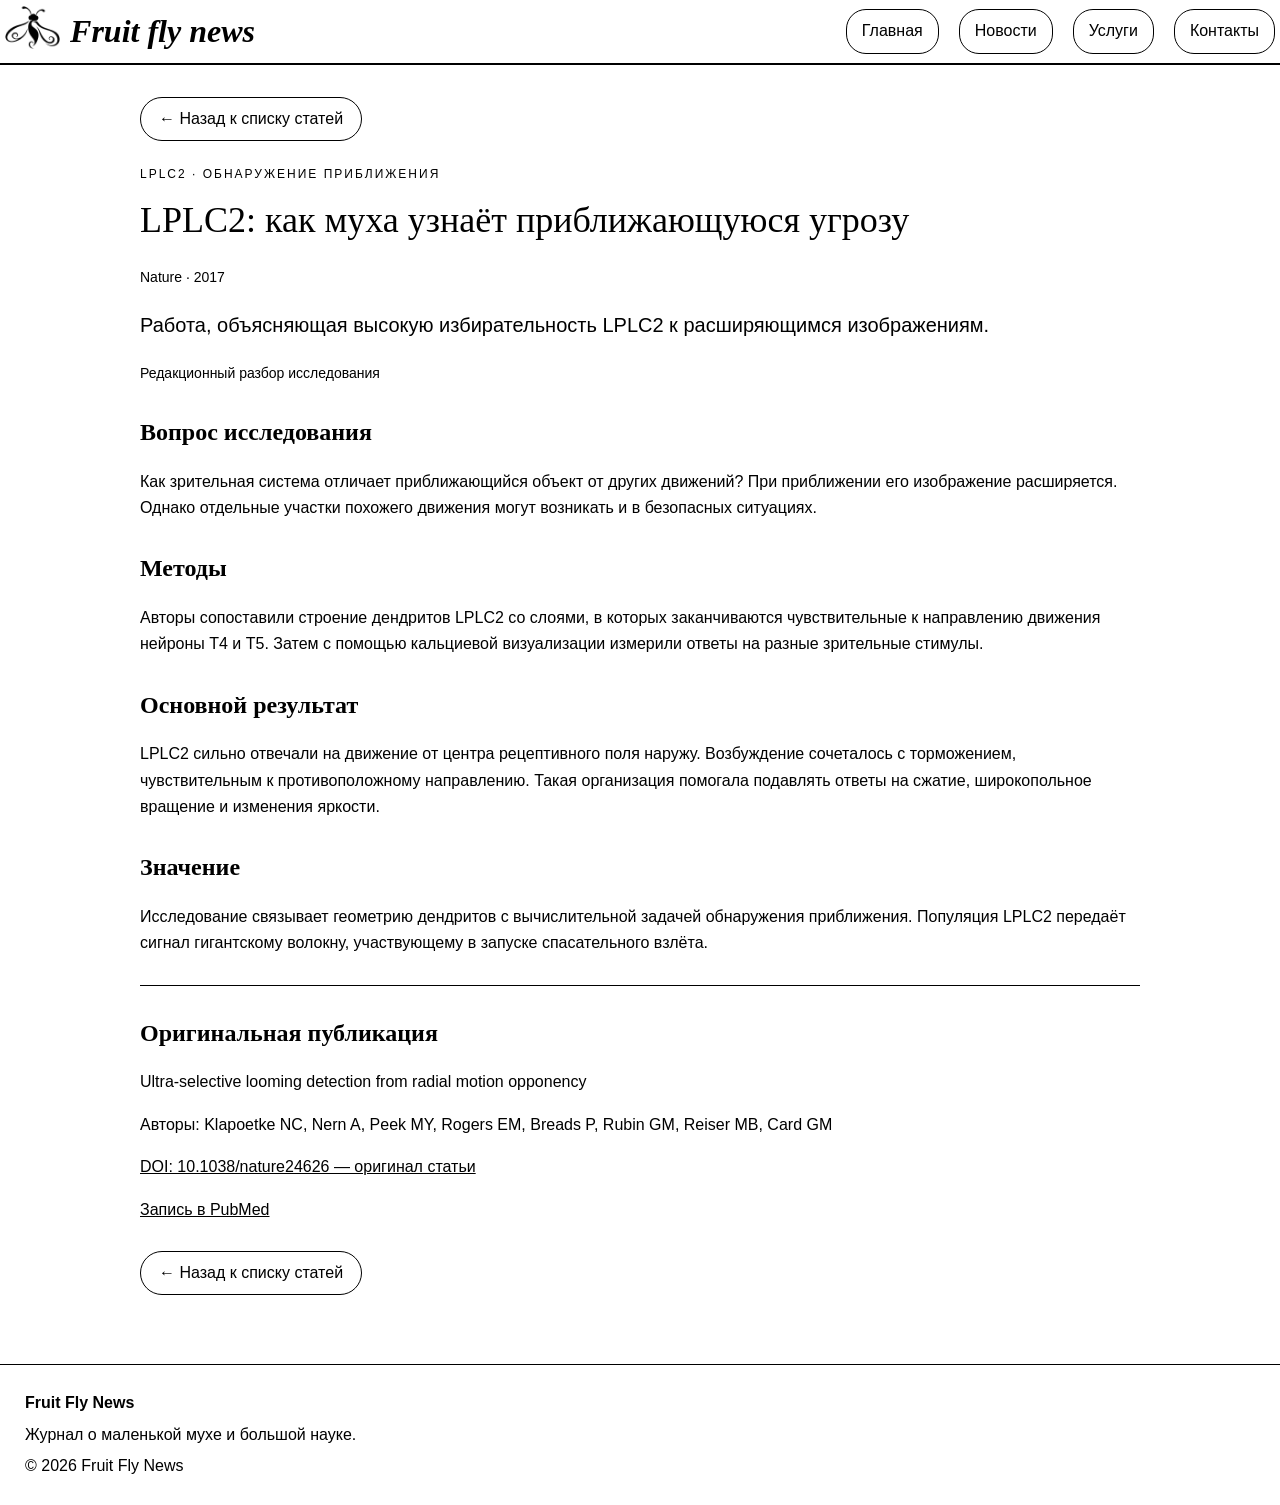
<file: articles/lplc2-looming.html>
<!doctype html>
<html lang="ru">
  <head>
    <meta charset="UTF-8" />
    <meta name="viewport" content="width=device-width, initial-scale=1.0" />
    <title>LPLC2: как муха узнаёт приближающуюся угрозу — Fruit Fly News</title>
    <link rel="stylesheet" href="../style.css" />
  </head>
  <body id="top">
    <header>
      <div class="header-content">
        <a href="../index.html">
          <img class="logo" src="../resources/logo.png" alt="Логотип" />
        </a>
        <h1>Fruit fly news</h1>
      </div>
      <nav>
        <a href="../index.html">Главная</a>
        <a href="../news.html">Новости</a>
        <a href="../services.html">Услуги</a>
        <a href="../contacts.html">Контакты</a>
      </nav>
    </header>
    <main class="reading-page">
      <a class="back-link" href="../news.html">← Назад к списку статей</a>
      <article>
        <p class="eyebrow">LPLC2 · обнаружение приближения</p>
        <h2>LPLC2: как муха узнаёт приближающуюся угрозу</h2>
        <p class="paper-meta">Nature · 2017</p>
        <p class="paper-summary">Работа, объясняющая высокую избирательность LPLC2 к расширяющимся изображениям.</p>
        <p class="paper-meta">Редакционный разбор исследования</p>
        <section>
          <h3>Вопрос исследования</h3>
          <p>Как зрительная система отличает приближающийся объект от других движений? При приближении его изображение расширяется. Однако отдельные участки похожего движения могут возникать и в безопасных ситуациях.</p>
        </section>
        <section>
          <h3>Методы</h3>
          <p>Авторы сопоставили строение дендритов LPLC2 со слоями, в которых заканчиваются чувствительные к направлению движения нейроны T4 и T5. Затем с помощью кальциевой визуализации измерили ответы на разные зрительные стимулы.</p>
        </section>
        <section>
          <h3>Основной результат</h3>
          <p>LPLC2 сильно отвечали на движение от центра рецептивного поля наружу. Возбуждение сочеталось с торможением, чувствительным к противоположному направлению. Такая организация помогала подавлять ответы на сжатие, широкопольное вращение и изменения яркости.</p>
        </section>
        <section>
          <h3>Значение</h3>
          <p>Исследование связывает геометрию дендритов с вычислительной задачей обнаружения приближения. Популяция LPLC2 передаёт сигнал гигантскому волокну, участвующему в запуске спасательного взлёта.</p>
        </section>
        <section class="paper-source">
          <h3>Оригинальная публикация</h3>
          <p>Ultra-selective looming detection from radial motion opponency</p>
          <p>Авторы: Klapoetke NC, Nern A, Peek MY, Rogers EM, Breads P, Rubin GM, Reiser MB, Card GM</p>
          <p><a href="https://doi.org/10.1038/nature24626">DOI: 10.1038/nature24626 — оригинал статьи</a></p>
          <p><a href="https://pubmed.ncbi.nlm.nih.gov/29120418/">Запись в PubMed</a></p>
        </section>
      </article>
      <a class="back-link" href="../news.html">← Назад к списку статей</a>
    </main>
    <footer>
      <p><strong>Fruit Fly News</strong></p>
      <p>Журнал о маленькой мухе и большой науке.</p>
      <p>© 2026 Fruit Fly News</p>
    </footer>
  </body>
</html>
</file>
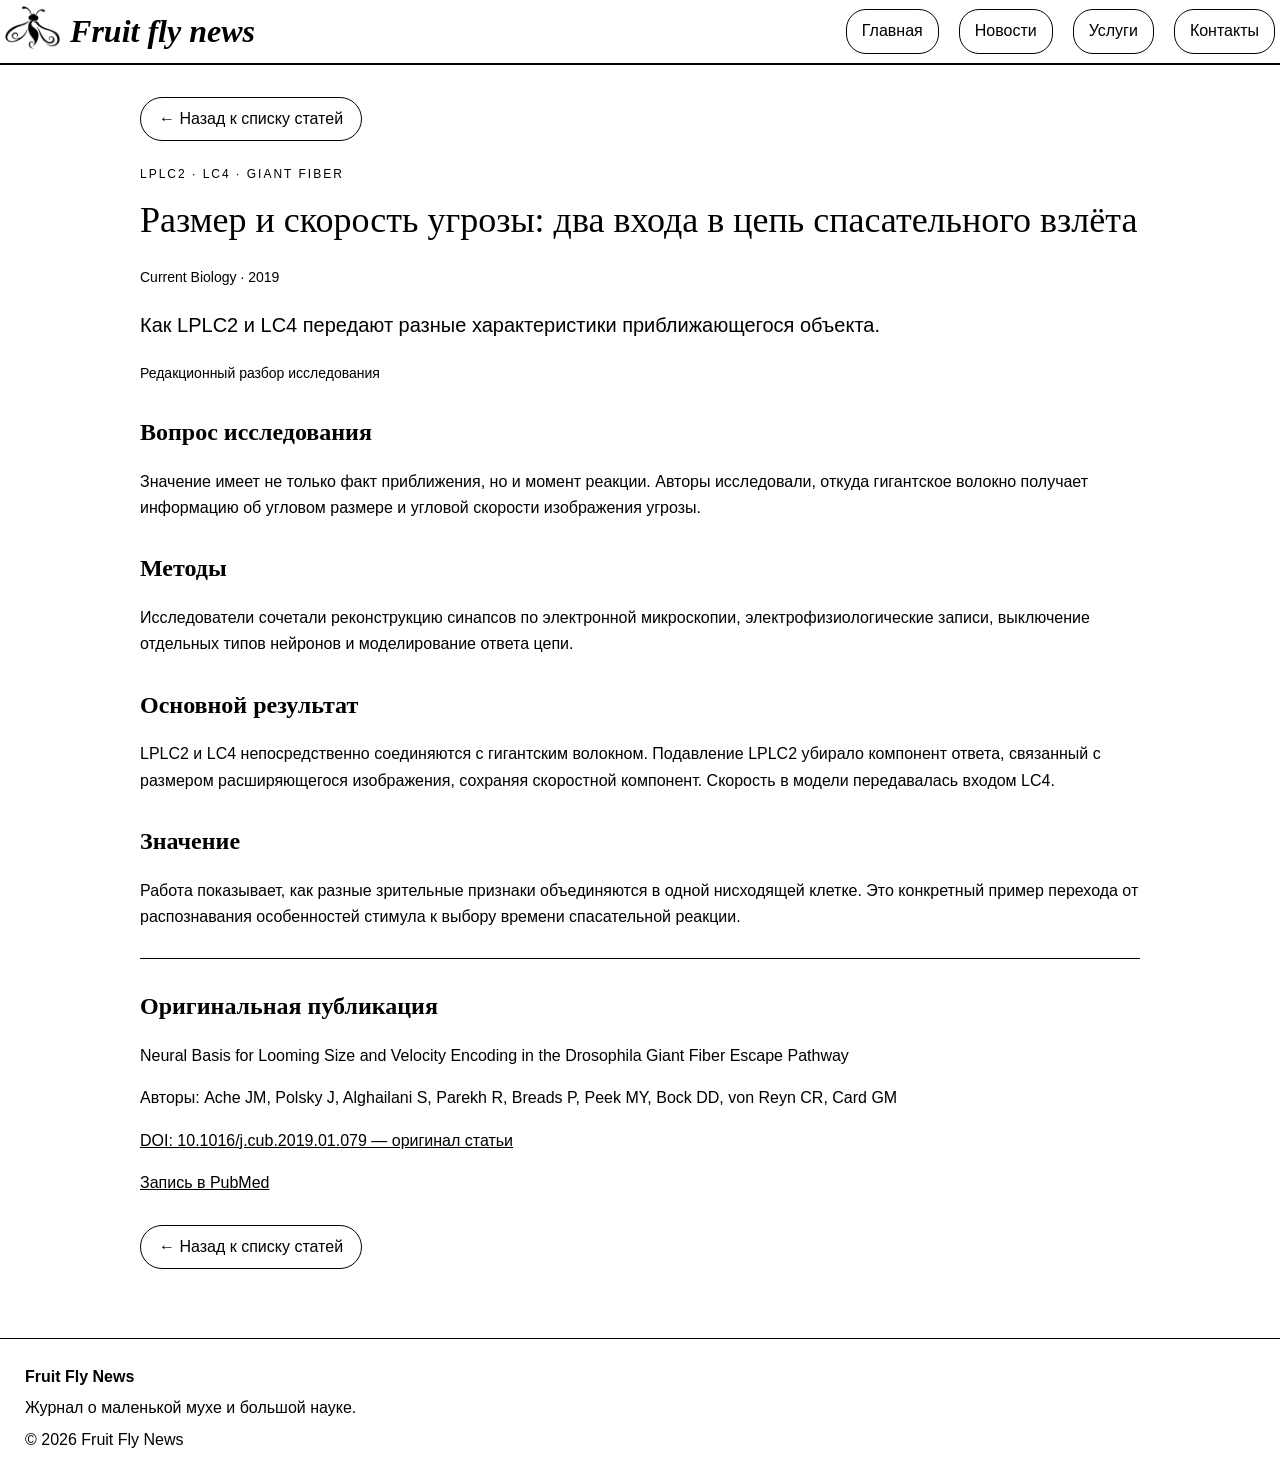
<file: articles/lplc2-size.html>
<!doctype html>
<html lang="ru">
  <head>
    <meta charset="UTF-8" />
    <meta name="viewport" content="width=device-width, initial-scale=1.0" />
    <title>Размер и скорость угрозы: два входа в цепь спасательного взлёта — Fruit Fly News</title>
    <link rel="stylesheet" href="../style.css" />
  </head>
  <body id="top">
    <header>
      <div class="header-content">
        <a href="../index.html">
          <img class="logo" src="../resources/logo.png" alt="Логотип" />
        </a>
        <h1>Fruit fly news</h1>
      </div>
      <nav>
        <a href="../index.html">Главная</a>
        <a href="../news.html">Новости</a>
        <a href="../services.html">Услуги</a>
        <a href="../contacts.html">Контакты</a>
      </nav>
    </header>
    <main class="reading-page">
      <a class="back-link" href="../news.html">← Назад к списку статей</a>
      <article>
        <p class="eyebrow">LPLC2 · LC4 · giant fiber</p>
        <h2>Размер и скорость угрозы: два входа в цепь спасательного взлёта</h2>
        <p class="paper-meta">Current Biology · 2019</p>
        <p class="paper-summary">Как LPLC2 и LC4 передают разные характеристики приближающегося объекта.</p>
        <p class="paper-meta">Редакционный разбор исследования</p>
        <section>
          <h3>Вопрос исследования</h3>
          <p>Значение имеет не только факт приближения, но и момент реакции. Авторы исследовали, откуда гигантское волокно получает информацию об угловом размере и угловой скорости изображения угрозы.</p>
        </section>
        <section>
          <h3>Методы</h3>
          <p>Исследователи сочетали реконструкцию синапсов по электронной микроскопии, электрофизиологические записи, выключение отдельных типов нейронов и моделирование ответа цепи.</p>
        </section>
        <section>
          <h3>Основной результат</h3>
          <p>LPLC2 и LC4 непосредственно соединяются с гигантским волокном. Подавление LPLC2 убирало компонент ответа, связанный с размером расширяющегося изображения, сохраняя скоростной компонент. Скорость в модели передавалась входом LC4.</p>
        </section>
        <section>
          <h3>Значение</h3>
          <p>Работа показывает, как разные зрительные признаки объединяются в одной нисходящей клетке. Это конкретный пример перехода от распознавания особенностей стимула к выбору времени спасательной реакции.</p>
        </section>
        <section class="paper-source">
          <h3>Оригинальная публикация</h3>
          <p>Neural Basis for Looming Size and Velocity Encoding in the Drosophila Giant Fiber Escape Pathway</p>
          <p>Авторы: Ache JM, Polsky J, Alghailani S, Parekh R, Breads P, Peek MY, Bock DD, von Reyn CR, Card GM</p>
          <p><a href="https://doi.org/10.1016/j.cub.2019.01.079">DOI: 10.1016/j.cub.2019.01.079 — оригинал статьи</a></p>
          <p><a href="https://pubmed.ncbi.nlm.nih.gov/30827912/">Запись в PubMed</a></p>
        </section>
      </article>
      <a class="back-link" href="../news.html">← Назад к списку статей</a>
    </main>
    <footer>
      <p><strong>Fruit Fly News</strong></p>
      <p>Журнал о маленькой мухе и большой науке.</p>
      <p>© 2026 Fruit Fly News</p>
    </footer>
  </body>
</html>
</file>
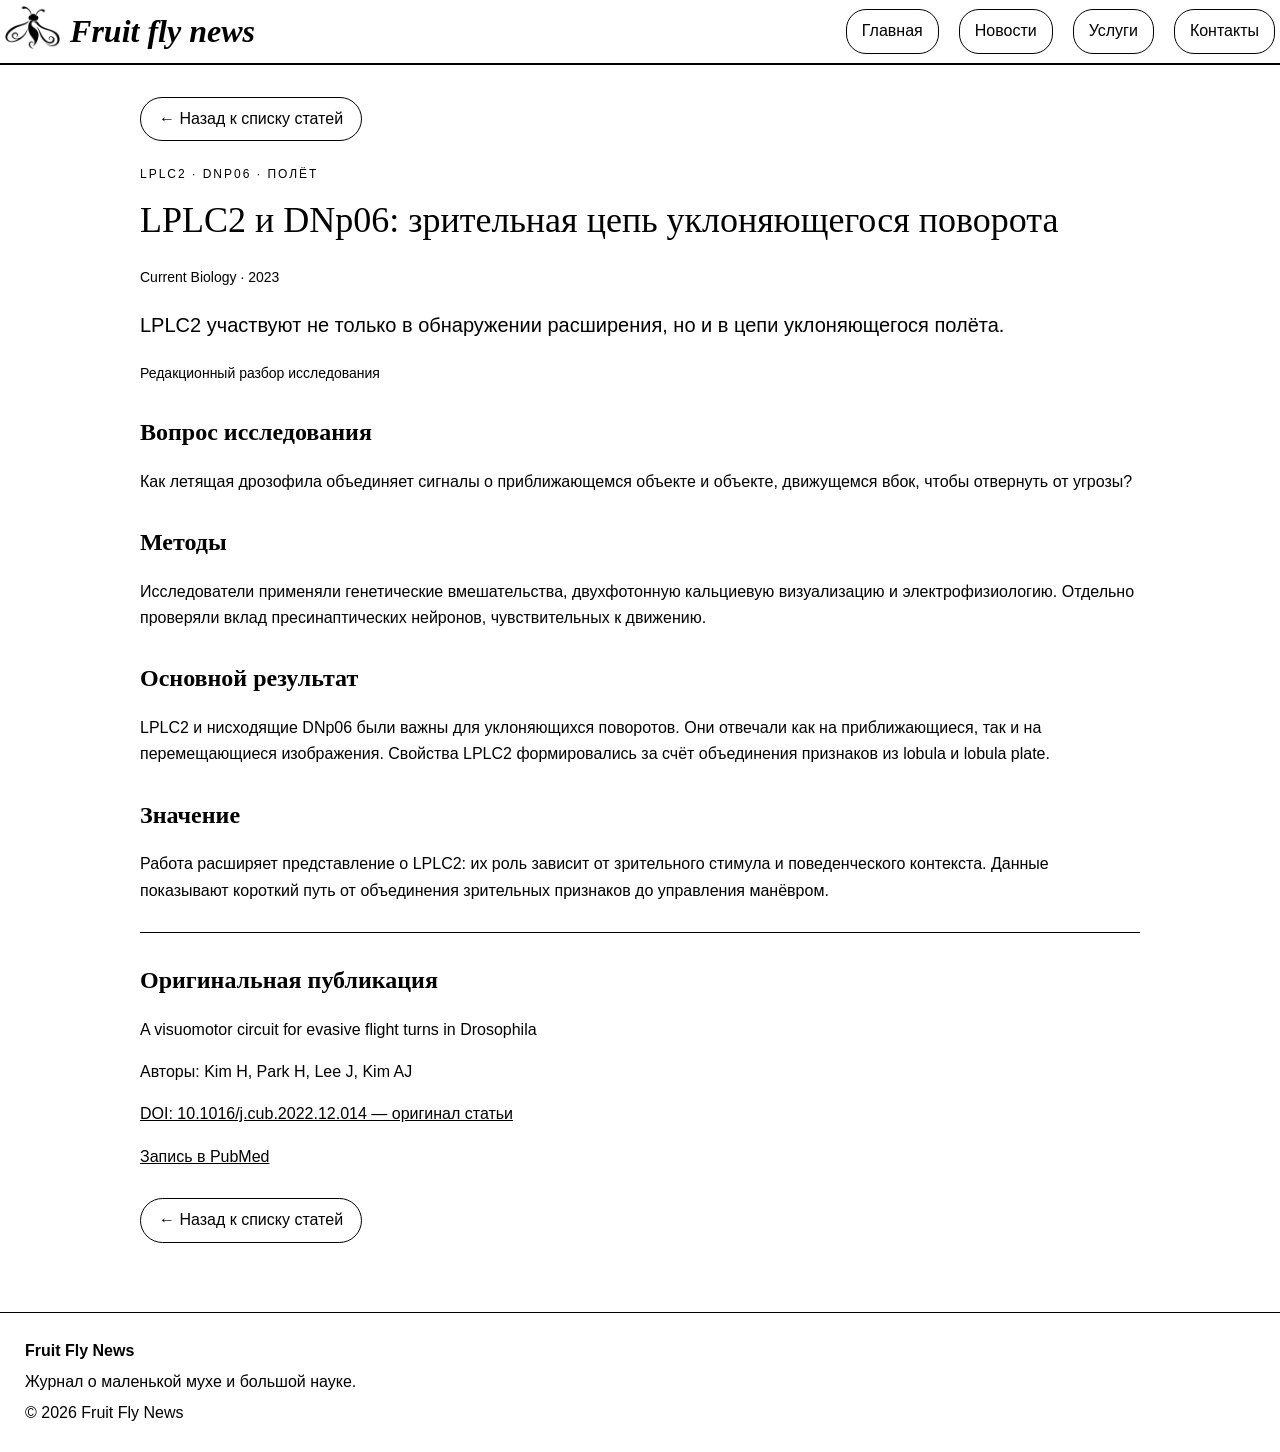
<file: articles/lplc2-turns.html>
<!doctype html>
<html lang="ru">
  <head>
    <meta charset="UTF-8" />
    <meta name="viewport" content="width=device-width, initial-scale=1.0" />
    <title>LPLC2 и DNp06: зрительная цепь уклоняющегося поворота — Fruit Fly News</title>
    <link rel="stylesheet" href="../style.css" />
  </head>
  <body id="top">
    <header>
      <div class="header-content">
        <a href="../index.html">
          <img class="logo" src="../resources/logo.png" alt="Логотип" />
        </a>
        <h1>Fruit fly news</h1>
      </div>
      <nav>
        <a href="../index.html">Главная</a>
        <a href="../news.html">Новости</a>
        <a href="../services.html">Услуги</a>
        <a href="../contacts.html">Контакты</a>
      </nav>
    </header>
    <main class="reading-page">
      <a class="back-link" href="../news.html">← Назад к списку статей</a>
      <article>
        <p class="eyebrow">LPLC2 · DNp06 · полёт</p>
        <h2>LPLC2 и DNp06: зрительная цепь уклоняющегося поворота</h2>
        <p class="paper-meta">Current Biology · 2023</p>
        <p class="paper-summary">LPLC2 участвуют не только в обнаружении расширения, но и в цепи уклоняющегося полёта.</p>
        <p class="paper-meta">Редакционный разбор исследования</p>
        <section>
          <h3>Вопрос исследования</h3>
          <p>Как летящая дрозофила объединяет сигналы о приближающемся объекте и объекте, движущемся вбок, чтобы отвернуть от угрозы?</p>
        </section>
        <section>
          <h3>Методы</h3>
          <p>Исследователи применяли генетические вмешательства, двухфотонную кальциевую визуализацию и электрофизиологию. Отдельно проверяли вклад пресинаптических нейронов, чувствительных к движению.</p>
        </section>
        <section>
          <h3>Основной результат</h3>
          <p>LPLC2 и нисходящие DNp06 были важны для уклоняющихся поворотов. Они отвечали как на приближающиеся, так и на перемещающиеся изображения. Свойства LPLC2 формировались за счёт объединения признаков из lobula и lobula plate.</p>
        </section>
        <section>
          <h3>Значение</h3>
          <p>Работа расширяет представление о LPLC2: их роль зависит от зрительного стимула и поведенческого контекста. Данные показывают короткий путь от объединения зрительных признаков до управления манёвром.</p>
        </section>
        <section class="paper-source">
          <h3>Оригинальная публикация</h3>
          <p>A visuomotor circuit for evasive flight turns in Drosophila</p>
          <p>Авторы: Kim H, Park H, Lee J, Kim AJ</p>
          <p><a href="https://doi.org/10.1016/j.cub.2022.12.014">DOI: 10.1016/j.cub.2022.12.014 — оригинал статьи</a></p>
          <p><a href="https://pubmed.ncbi.nlm.nih.gov/36603587/">Запись в PubMed</a></p>
        </section>
      </article>
      <a class="back-link" href="../news.html">← Назад к списку статей</a>
    </main>
    <footer>
      <p><strong>Fruit Fly News</strong></p>
      <p>Журнал о маленькой мухе и большой науке.</p>
      <p>© 2026 Fruit Fly News</p>
    </footer>
  </body>
</html>
</file>
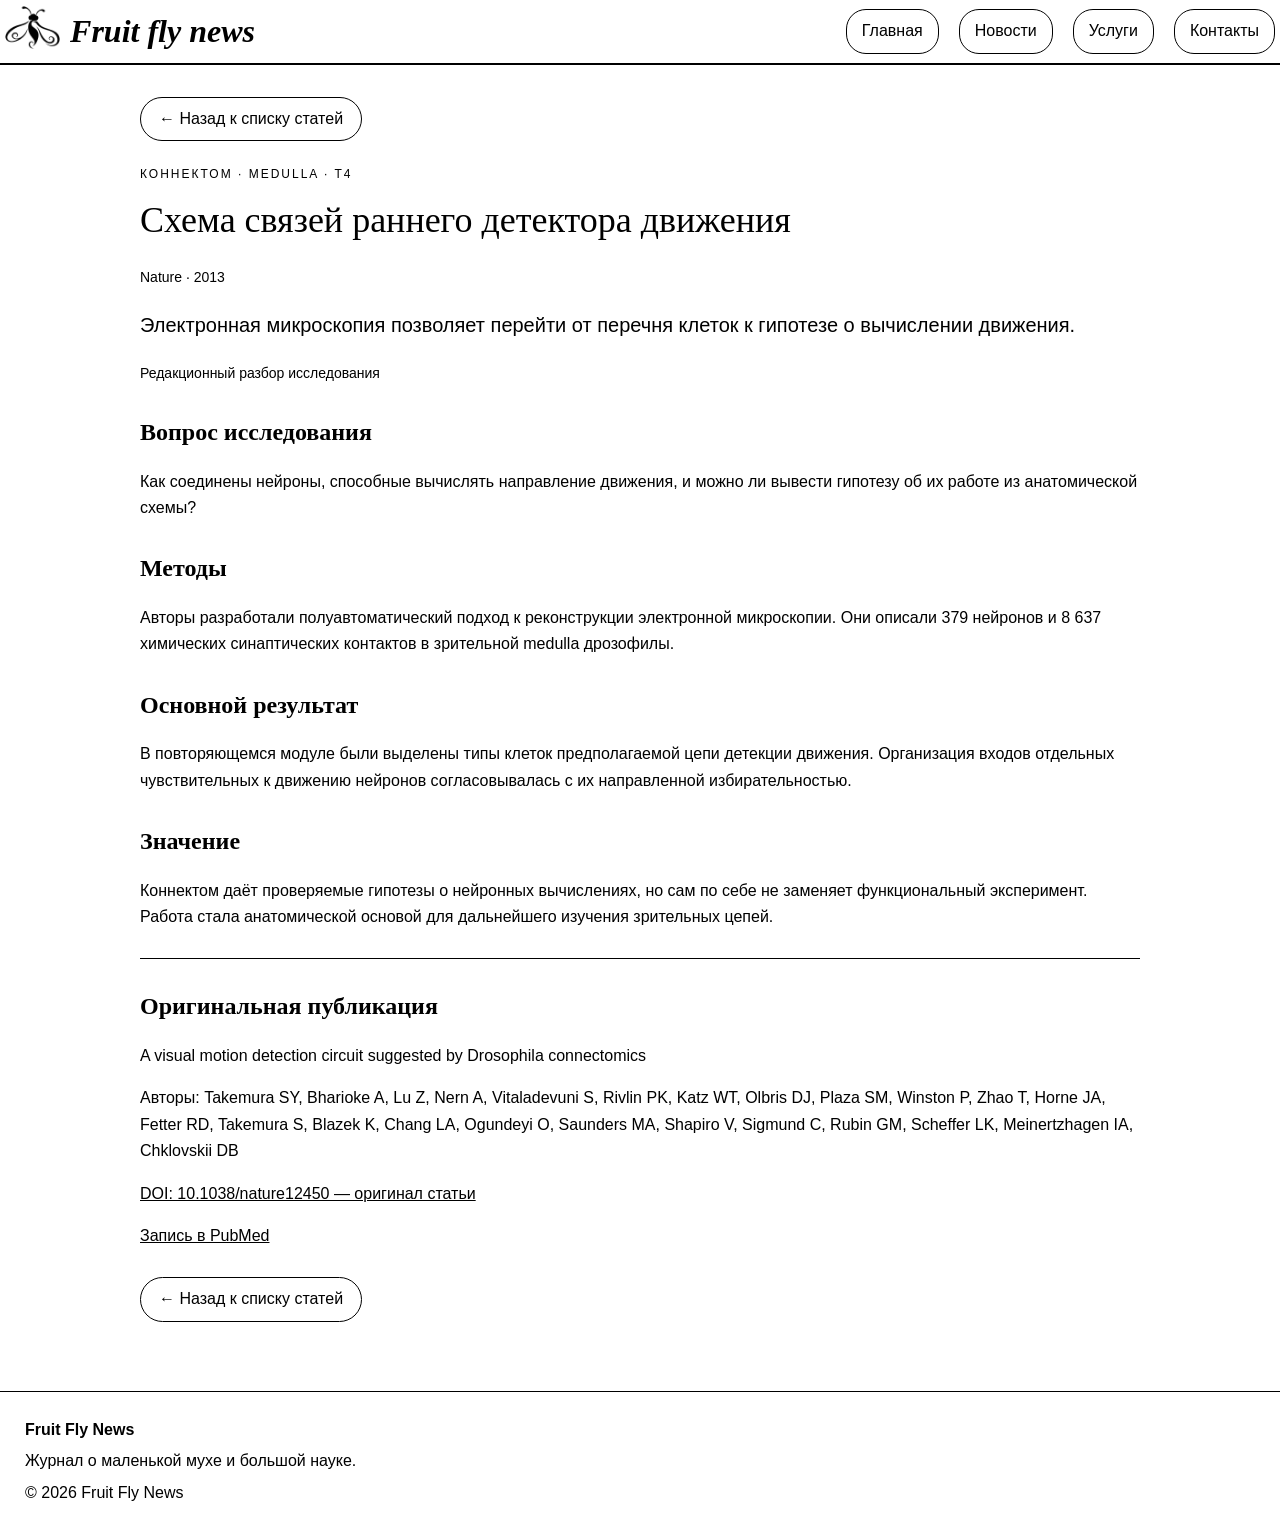
<file: articles/motion-connectome.html>
<!doctype html>
<html lang="ru">
  <head>
    <meta charset="UTF-8" />
    <meta name="viewport" content="width=device-width, initial-scale=1.0" />
    <title>Схема связей раннего детектора движения — Fruit Fly News</title>
    <link rel="stylesheet" href="../style.css" />
  </head>
  <body id="top">
    <header>
      <div class="header-content">
        <a href="../index.html">
          <img class="logo" src="../resources/logo.png" alt="Логотип" />
        </a>
        <h1>Fruit fly news</h1>
      </div>
      <nav>
        <a href="../index.html">Главная</a>
        <a href="../news.html">Новости</a>
        <a href="../services.html">Услуги</a>
        <a href="../contacts.html">Контакты</a>
      </nav>
    </header>
    <main class="reading-page">
      <a class="back-link" href="../news.html">← Назад к списку статей</a>
      <article>
        <p class="eyebrow">Коннектом · medulla · T4</p>
        <h2>Схема связей раннего детектора движения</h2>
        <p class="paper-meta">Nature · 2013</p>
        <p class="paper-summary">Электронная микроскопия позволяет перейти от перечня клеток к гипотезе о вычислении движения.</p>
        <p class="paper-meta">Редакционный разбор исследования</p>
        <section>
          <h3>Вопрос исследования</h3>
          <p>Как соединены нейроны, способные вычислять направление движения, и можно ли вывести гипотезу об их работе из анатомической схемы?</p>
        </section>
        <section>
          <h3>Методы</h3>
          <p>Авторы разработали полуавтоматический подход к реконструкции электронной микроскопии. Они описали 379 нейронов и 8 637 химических синаптических контактов в зрительной medulla дрозофилы.</p>
        </section>
        <section>
          <h3>Основной результат</h3>
          <p>В повторяющемся модуле были выделены типы клеток предполагаемой цепи детекции движения. Организация входов отдельных чувствительных к движению нейронов согласовывалась с их направленной избирательностью.</p>
        </section>
        <section>
          <h3>Значение</h3>
          <p>Коннектом даёт проверяемые гипотезы о нейронных вычислениях, но сам по себе не заменяет функциональный эксперимент. Работа стала анатомической основой для дальнейшего изучения зрительных цепей.</p>
        </section>
        <section class="paper-source">
          <h3>Оригинальная публикация</h3>
          <p>A visual motion detection circuit suggested by Drosophila connectomics</p>
          <p>Авторы: Takemura SY, Bharioke A, Lu Z, Nern A, Vitaladevuni S, Rivlin PK, Katz WT, Olbris DJ, Plaza SM, Winston P, Zhao T, Horne JA, Fetter RD, Takemura S, Blazek K, Chang LA, Ogundeyi O, Saunders MA, Shapiro V, Sigmund C, Rubin GM, Scheffer LK, Meinertzhagen IA, Chklovskii DB</p>
          <p><a href="https://doi.org/10.1038/nature12450">DOI: 10.1038/nature12450 — оригинал статьи</a></p>
          <p><a href="https://pubmed.ncbi.nlm.nih.gov/23925240/">Запись в PubMed</a></p>
        </section>
      </article>
      <a class="back-link" href="../news.html">← Назад к списку статей</a>
    </main>
    <footer>
      <p><strong>Fruit Fly News</strong></p>
      <p>Журнал о маленькой мухе и большой науке.</p>
      <p>© 2026 Fruit Fly News</p>
    </footer>
  </body>
</html>
</file>
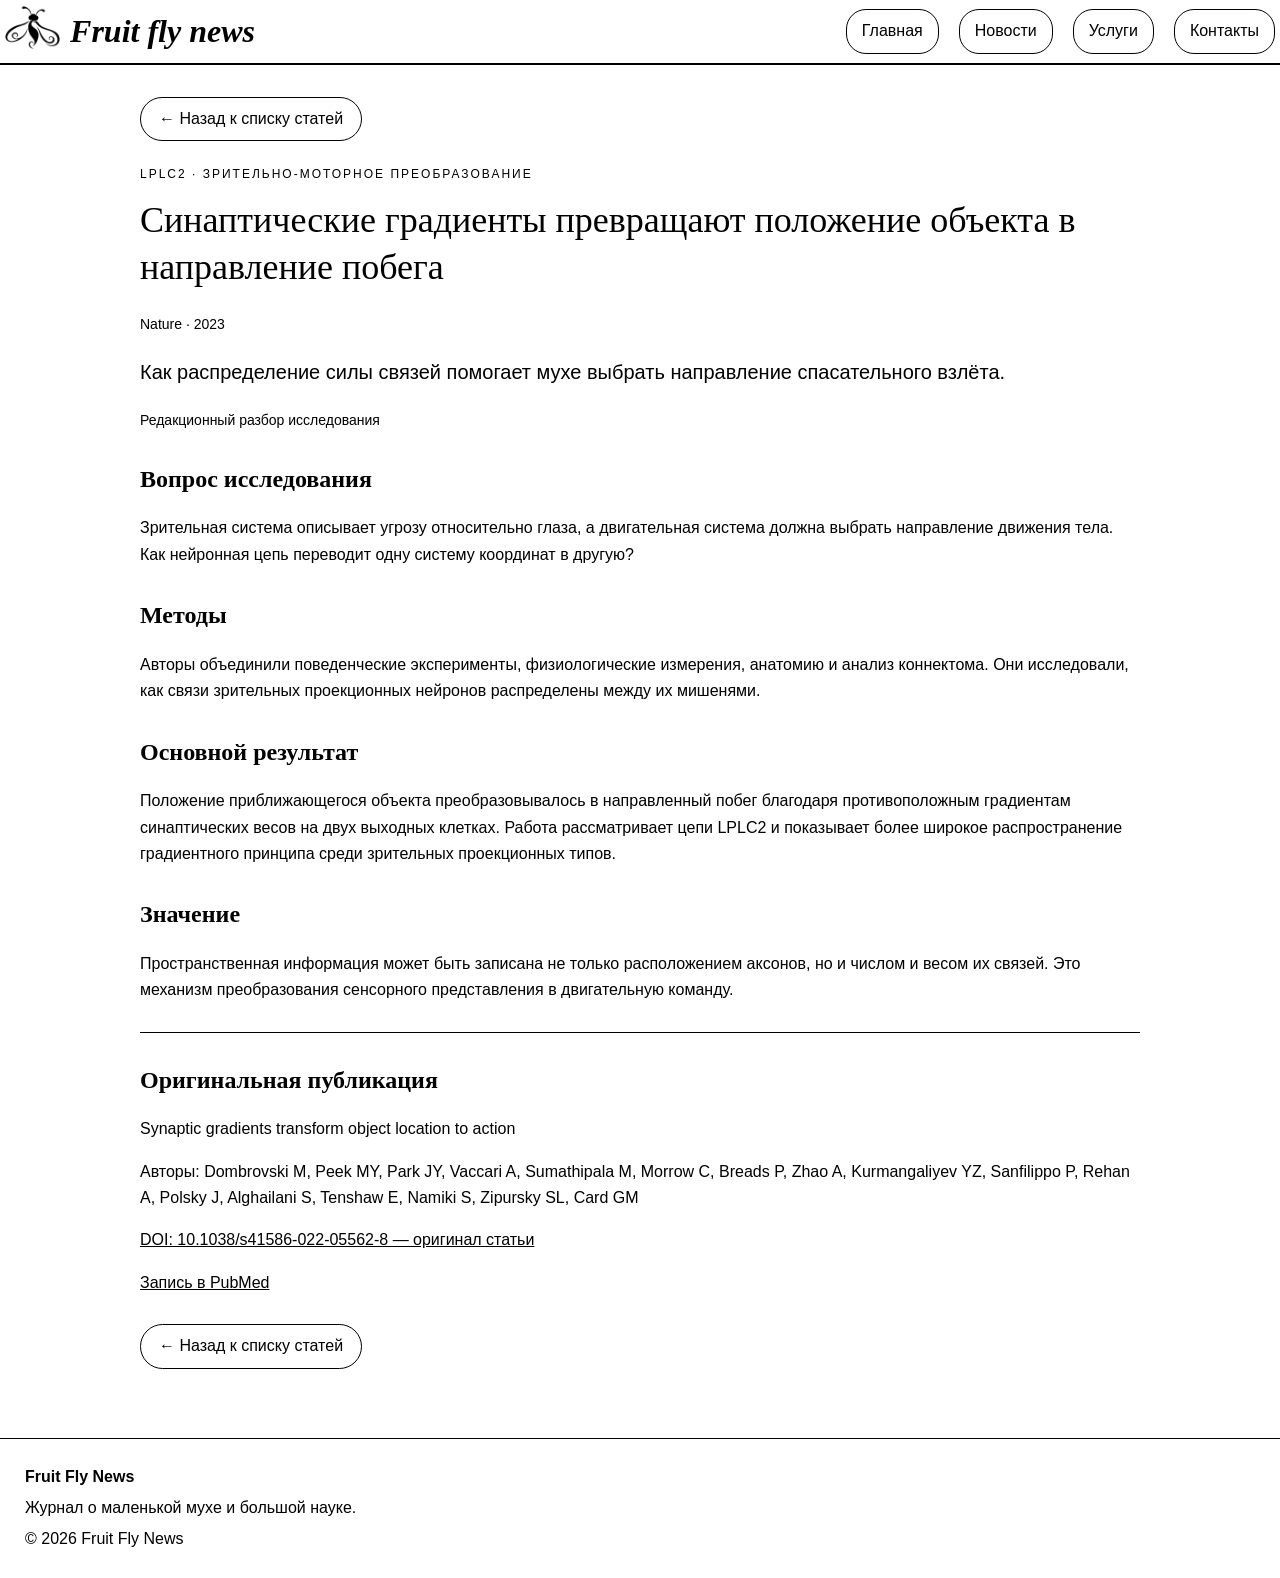
<file: articles/synaptic-gradients.html>
<!doctype html>
<html lang="ru">
  <head>
    <meta charset="UTF-8" />
    <meta name="viewport" content="width=device-width, initial-scale=1.0" />
    <title>Синаптические градиенты превращают положение объекта в направление побега — Fruit Fly News</title>
    <link rel="stylesheet" href="../style.css" />
  </head>
  <body id="top">
    <header>
      <div class="header-content">
        <a href="../index.html">
          <img class="logo" src="../resources/logo.png" alt="Логотип" />
        </a>
        <h1>Fruit fly news</h1>
      </div>
      <nav>
        <a href="../index.html">Главная</a>
        <a href="../news.html">Новости</a>
        <a href="../services.html">Услуги</a>
        <a href="../contacts.html">Контакты</a>
      </nav>
    </header>
    <main class="reading-page">
      <a class="back-link" href="../news.html">← Назад к списку статей</a>
      <article>
        <p class="eyebrow">LPLC2 · зрительно-моторное преобразование</p>
        <h2>Синаптические градиенты превращают положение объекта в направление побега</h2>
        <p class="paper-meta">Nature · 2023</p>
        <p class="paper-summary">Как распределение силы связей помогает мухе выбрать направление спасательного взлёта.</p>
        <p class="paper-meta">Редакционный разбор исследования</p>
        <section>
          <h3>Вопрос исследования</h3>
          <p>Зрительная система описывает угрозу относительно глаза, а двигательная система должна выбрать направление движения тела. Как нейронная цепь переводит одну систему координат в другую?</p>
        </section>
        <section>
          <h3>Методы</h3>
          <p>Авторы объединили поведенческие эксперименты, физиологические измерения, анатомию и анализ коннектома. Они исследовали, как связи зрительных проекционных нейронов распределены между их мишенями.</p>
        </section>
        <section>
          <h3>Основной результат</h3>
          <p>Положение приближающегося объекта преобразовывалось в направленный побег благодаря противоположным градиентам синаптических весов на двух выходных клетках. Работа рассматривает цепи LPLC2 и показывает более широкое распространение градиентного принципа среди зрительных проекционных типов.</p>
        </section>
        <section>
          <h3>Значение</h3>
          <p>Пространственная информация может быть записана не только расположением аксонов, но и числом и весом их связей. Это механизм преобразования сенсорного представления в двигательную команду.</p>
        </section>
        <section class="paper-source">
          <h3>Оригинальная публикация</h3>
          <p>Synaptic gradients transform object location to action</p>
          <p>Авторы: Dombrovski M, Peek MY, Park JY, Vaccari A, Sumathipala M, Morrow C, Breads P, Zhao A, Kurmangaliyev YZ, Sanfilippo P, Rehan A, Polsky J, Alghailani S, Tenshaw E, Namiki S, Zipursky SL, Card GM</p>
          <p><a href="https://doi.org/10.1038/s41586-022-05562-8">DOI: 10.1038/s41586-022-05562-8 — оригинал статьи</a></p>
          <p><a href="https://pubmed.ncbi.nlm.nih.gov/36599984/">Запись в PubMed</a></p>
        </section>
      </article>
      <a class="back-link" href="../news.html">← Назад к списку статей</a>
    </main>
    <footer>
      <p><strong>Fruit Fly News</strong></p>
      <p>Журнал о маленькой мухе и большой науке.</p>
      <p>© 2026 Fruit Fly News</p>
    </footer>
  </body>
</html>
</file>
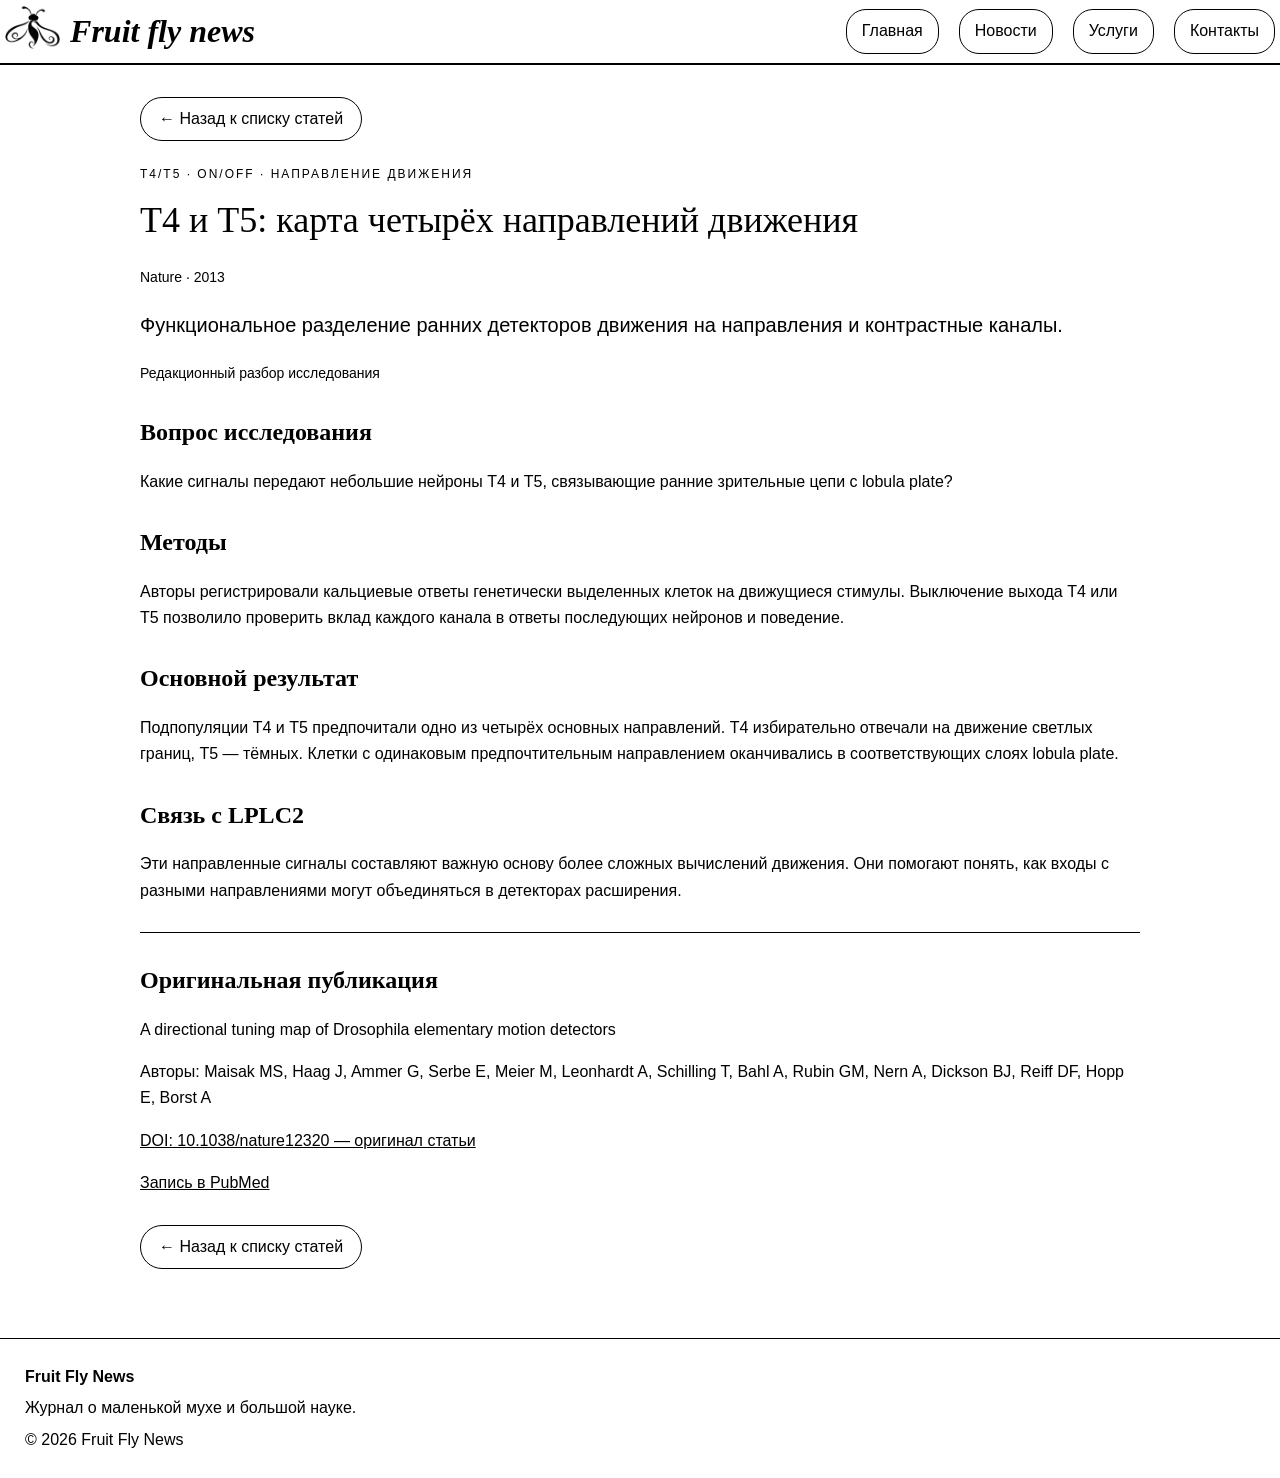
<file: articles/t4-t5-directions.html>
<!doctype html>
<html lang="ru">
  <head>
    <meta charset="UTF-8" />
    <meta name="viewport" content="width=device-width, initial-scale=1.0" />
    <title>T4 и T5: карта четырёх направлений движения — Fruit Fly News</title>
    <link rel="stylesheet" href="../style.css" />
  </head>
  <body id="top">
    <header>
      <div class="header-content">
        <a href="../index.html">
          <img class="logo" src="../resources/logo.png" alt="Логотип" />
        </a>
        <h1>Fruit fly news</h1>
      </div>
      <nav>
        <a href="../index.html">Главная</a>
        <a href="../news.html">Новости</a>
        <a href="../services.html">Услуги</a>
        <a href="../contacts.html">Контакты</a>
      </nav>
    </header>
    <main class="reading-page">
      <a class="back-link" href="../news.html">← Назад к списку статей</a>
      <article>
        <p class="eyebrow">T4/T5 · ON/OFF · направление движения</p>
        <h2>T4 и T5: карта четырёх направлений движения</h2>
        <p class="paper-meta">Nature · 2013</p>
        <p class="paper-summary">Функциональное разделение ранних детекторов движения на направления и контрастные каналы.</p>
        <p class="paper-meta">Редакционный разбор исследования</p>
        <section>
          <h3>Вопрос исследования</h3>
          <p>Какие сигналы передают небольшие нейроны T4 и T5, связывающие ранние зрительные цепи с lobula plate?</p>
        </section>
        <section>
          <h3>Методы</h3>
          <p>Авторы регистрировали кальциевые ответы генетически выделенных клеток на движущиеся стимулы. Выключение выхода T4 или T5 позволило проверить вклад каждого канала в ответы последующих нейронов и поведение.</p>
        </section>
        <section>
          <h3>Основной результат</h3>
          <p>Подпопуляции T4 и T5 предпочитали одно из четырёх основных направлений. T4 избирательно отвечали на движение светлых границ, T5 — тёмных. Клетки с одинаковым предпочтительным направлением оканчивались в соответствующих слоях lobula plate.</p>
        </section>
        <section>
          <h3>Связь с LPLC2</h3>
          <p>Эти направленные сигналы составляют важную основу более сложных вычислений движения. Они помогают понять, как входы с разными направлениями могут объединяться в детекторах расширения.</p>
        </section>
        <section class="paper-source">
          <h3>Оригинальная публикация</h3>
          <p>A directional tuning map of Drosophila elementary motion detectors</p>
          <p>Авторы: Maisak MS, Haag J, Ammer G, Serbe E, Meier M, Leonhardt A, Schilling T, Bahl A, Rubin GM, Nern A, Dickson BJ, Reiff DF, Hopp E, Borst A</p>
          <p><a href="https://doi.org/10.1038/nature12320">DOI: 10.1038/nature12320 — оригинал статьи</a></p>
          <p><a href="https://pubmed.ncbi.nlm.nih.gov/23925246/">Запись в PubMed</a></p>
        </section>
      </article>
      <a class="back-link" href="../news.html">← Назад к списку статей</a>
    </main>
    <footer>
      <p><strong>Fruit Fly News</strong></p>
      <p>Журнал о маленькой мухе и большой науке.</p>
      <p>© 2026 Fruit Fly News</p>
    </footer>
  </body>
</html>
</file>
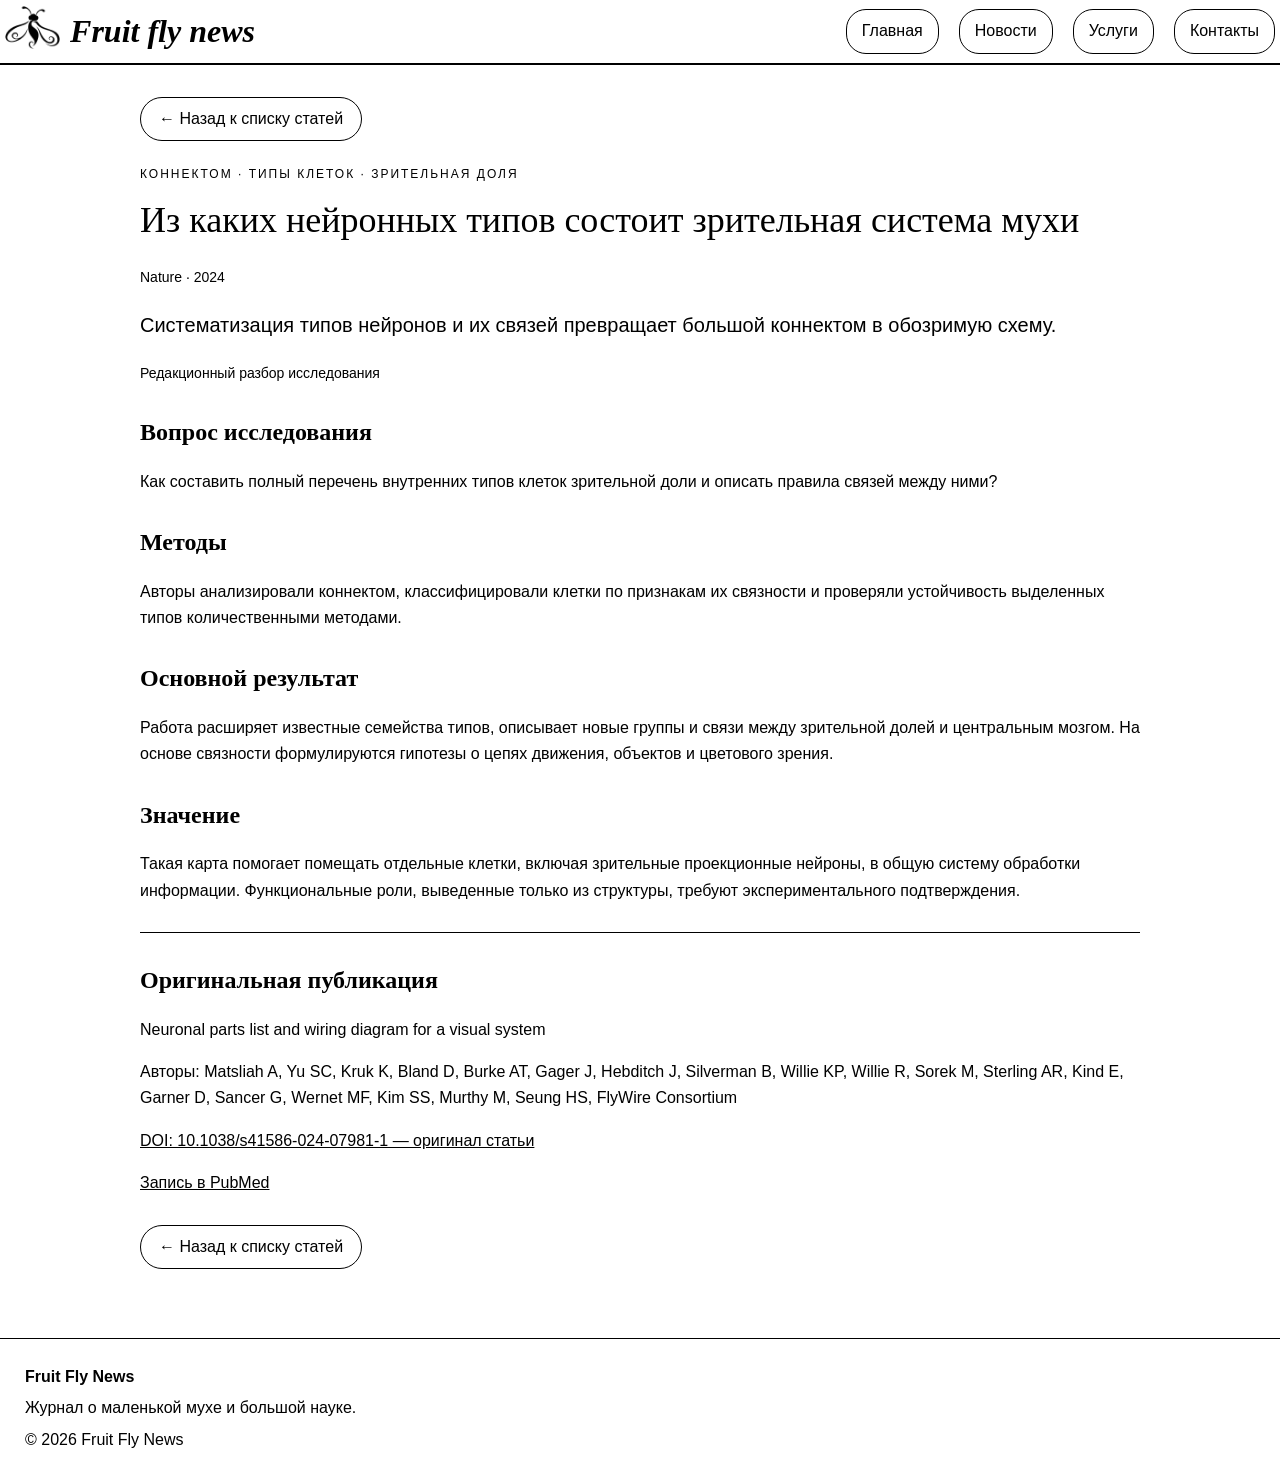
<file: articles/visual-parts.html>
<!doctype html>
<html lang="ru">
  <head>
    <meta charset="UTF-8" />
    <meta name="viewport" content="width=device-width, initial-scale=1.0" />
    <title>Из каких нейронных типов состоит зрительная система мухи — Fruit Fly News</title>
    <link rel="stylesheet" href="../style.css" />
  </head>
  <body id="top">
    <header>
      <div class="header-content">
        <a href="../index.html">
          <img class="logo" src="../resources/logo.png" alt="Логотип" />
        </a>
        <h1>Fruit fly news</h1>
      </div>
      <nav>
        <a href="../index.html">Главная</a>
        <a href="../news.html">Новости</a>
        <a href="../services.html">Услуги</a>
        <a href="../contacts.html">Контакты</a>
      </nav>
    </header>
    <main class="reading-page">
      <a class="back-link" href="../news.html">← Назад к списку статей</a>
      <article>
        <p class="eyebrow">Коннектом · типы клеток · зрительная доля</p>
        <h2>Из каких нейронных типов состоит зрительная система мухи</h2>
        <p class="paper-meta">Nature · 2024</p>
        <p class="paper-summary">Систематизация типов нейронов и их связей превращает большой коннектом в обозримую схему.</p>
        <p class="paper-meta">Редакционный разбор исследования</p>
        <section>
          <h3>Вопрос исследования</h3>
          <p>Как составить полный перечень внутренних типов клеток зрительной доли и описать правила связей между ними?</p>
        </section>
        <section>
          <h3>Методы</h3>
          <p>Авторы анализировали коннектом, классифицировали клетки по признакам их связности и проверяли устойчивость выделенных типов количественными методами.</p>
        </section>
        <section>
          <h3>Основной результат</h3>
          <p>Работа расширяет известные семейства типов, описывает новые группы и связи между зрительной долей и центральным мозгом. На основе связности формулируются гипотезы о цепях движения, объектов и цветового зрения.</p>
        </section>
        <section>
          <h3>Значение</h3>
          <p>Такая карта помогает помещать отдельные клетки, включая зрительные проекционные нейроны, в общую систему обработки информации. Функциональные роли, выведенные только из структуры, требуют экспериментального подтверждения.</p>
        </section>
        <section class="paper-source">
          <h3>Оригинальная публикация</h3>
          <p>Neuronal parts list and wiring diagram for a visual system</p>
          <p>Авторы: Matsliah A, Yu SC, Kruk K, Bland D, Burke AT, Gager J, Hebditch J, Silverman B, Willie KP, Willie R, Sorek M, Sterling AR, Kind E, Garner D, Sancer G, Wernet MF, Kim SS, Murthy M, Seung HS, FlyWire Consortium</p>
          <p><a href="https://doi.org/10.1038/s41586-024-07981-1">DOI: 10.1038/s41586-024-07981-1 — оригинал статьи</a></p>
          <p><a href="https://pubmed.ncbi.nlm.nih.gov/39358525/">Запись в PubMed</a></p>
        </section>
      </article>
      <a class="back-link" href="../news.html">← Назад к списку статей</a>
    </main>
    <footer>
      <p><strong>Fruit Fly News</strong></p>
      <p>Журнал о маленькой мухе и большой науке.</p>
      <p>© 2026 Fruit Fly News</p>
    </footer>
  </body>
</html>
</file>
<file: style.css>
header {
  display: flex;
  align-items: center;
  justify-content: space-between;
  padding: 5px 5px;
  border-bottom: 2px solid black;
}

.header-content h1 {
  margin: 0;
  font-family: Georgia, serif;
  font-style: italic;
}

.header-content {
  display: flex;
  align-items: center;
  gap: 10px;
}

nav {
  display: flex;
  align-items: center;
  gap: 20px;
}

nav a {
  color: black;
  text-decoration: none;
  border: 1px solid black;
  border-radius: 20px;
  padding: 8px 15px;
}

nav a:hover {
  background-color: black;
  color: white;
}

.logo {
  width: 4.3vw;
  height: auto;
}

body {
  margin: 0;
  color: black;
  background-color: white;
  font-family: Arial, sans-serif;
  line-height: 1.65;
}

.home {
  max-width: 1100px;
  margin: 0 auto;
  padding: 0 25px;
}

.intro {
  padding: 32px 0 30px;
}

.eyebrow {
  font-size: 12px;
  letter-spacing: 2px;
  text-transform: uppercase;
  margin: 0 0 8px;
}

.intro h2 {
  margin: 18px 0 22px;
  font-family: Georgia, serif;
  font-size: 54px;
  font-weight: normal;
  line-height: 1.15;
}

.lead {
  max-width: 780px;
  font-size: 20px;
  margin: 16px 0 24px;
}

.intro-links {
  display: flex;
  flex-wrap: wrap;
  gap: 16px;
  margin: 28px 0;
  justify-content: flex-start;
  max-width: 780px;
}

.outline-link {
  display: inline-block;
  color: black;
  background-color: white;
  border: 1px solid black;
  border-radius: 25px;
  padding: 10px 20px;
  text-decoration: none;
}

.outline-link:hover {
  color: white;
  background-color: black;
}

.intro-note {
  padding-top: 0;
  font-family: Georgia, serif;
  font-style: italic;
  margin: 26px 0 0;
}

.chapter {
  border-top: 1px solid black;
  padding: 28px 0;
}

.chapter h2 {
  font-family: Georgia, serif;
  font-size: 32px;
  font-weight: normal;
  line-height: 1.3;
  margin: 12px 0 16px;
}

.chapter p {
  max-width: 850px;
  margin: 14px 0;
}

.topic-list {
  display: flex;
  flex-wrap: wrap;
  gap: 20px;
  margin-top: 22px;
}

.topic {
  flex: 1;
  min-width: 220px;
  border: 1px solid black;
  border-radius: 20px;
  padding: 22px;
}

.topic h3 {
  margin-top: 0;
  font-family: Georgia, serif;
  font-size: 22px;
  margin: 0 0 10px;
}

.history {
  padding-left: 25px;
  margin: 20px 0 0;
}

.history li {
  padding: 8px 0 16px 10px;
}

.history h3 {
  margin-bottom: 5px;
  font-family: Georgia, serif;
  font-size: 22px;
  margin: 8px 0;
}

.principle {
  margin: 22px 0;
  border-left: 3px solid black;
  padding-left: 20px;
}

.principle h3 {
  margin-bottom: 5px;
  margin: 0 0 6px;
}

.principle p {
  margin-top: 5px;
  margin: 10px 0;
}

.closing {
  margin: 16px 0 36px;
  border: 1px solid black;
  border-radius: 25px;
  padding: 28px;
}

.closing h2 {
  font-family: Georgia, serif;
  font-size: 30px;
  font-style: italic;
  font-weight: normal;
  line-height: 1.3;
  margin: 12px 0 18px;
}

.closing p {
  max-width: 750px;
  margin: 10px 0 16px;
}

footer {
  border-top: 1px solid black;
  padding: 20px 25px;
}

footer p {
  margin: 5px 0;
}

.intro-links .outline-link {
  flex: 1;
  text-align: center;
  padding: 12px 20px;
}

.reading-page {
  max-width: 1000px;
  margin: 0 auto;
  padding: 32px 25px 45px;
}

.reading-page h2 {
  font-family: Georgia, serif;
  font-size: 36px;
  font-weight: normal;
  line-height: 1.3;
  margin: 12px 0 22px;
}

.reading-page h3 {
  font-family: Georgia, serif;
  font-size: 24px;
  margin: 28px 0 10px;
}

.reading-page a {
  color: black;
}

.paper-list {
  margin: 24px 0;
  padding-left: 28px;
}

.paper-list li {
  padding: 18px 0 18px 8px;
  border-bottom: 1px solid black;
}

.paper-list a {
  font-family: Georgia, serif;
  font-size: 23px;
  text-decoration: none;
}

.paper-list a:hover {
  text-decoration: underline;
}

.paper-list p {
  font-size: 14px;
  margin: 8px 0 0;
}

.back-link {
  display: inline-block;
  margin: 0 0 24px;
  border: 1px solid black;
  border-radius: 25px;
  padding: 8px 18px;
  text-decoration: none;
}

.back-link:hover {
  color: white;
  background-color: black;
}

.paper-meta {
  font-size: 14px;
}

.paper-summary {
  font-size: 20px;
}

.paper-source {
  border-top: 1px solid black;
  margin: 28px 0;
  overflow-wrap: anywhere;
}

.price-scroll {
  overflow-x: auto;
}

table {
  width: 100%;
  border-collapse: collapse;
}

caption {
  text-align: left;
  margin-bottom: 14px;
}

th {
  border: 1px solid black;
  padding: 14px;
  text-align: left;
  background-color: #dddddd;
  color: black;
}

td {
  border: 1px solid black;
  padding: 14px;
  text-align: left;
  vertical-align: top;
}

.student-price {
  color: black;
  background-color: #eeeeee;
  font-weight: bold;
}

.service-terms {
  margin-top: 32px;
}

.contact-list {
  display: flex;
  flex-wrap: wrap;
  gap: 20px;
  margin: 28px 0;
}

.contact-card {
  flex: 1;
  min-width: 220px;
  border: 1px solid black;
  border-radius: 20px;
  padding: 20px;
}

.contact-card h3 {
  margin: 0 0 12px;
}

.contact-card p {
  margin: 10px 0;
}

.contact-card a {
  overflow-wrap: anywhere;
}

.contact-office {
  margin: 32px 0;
}

.editorial-map {
  width: 100%;
  height: 360px;
  border: 1px solid black;
  border-radius: 20px;
  margin-top: 14px;
}
</file>
